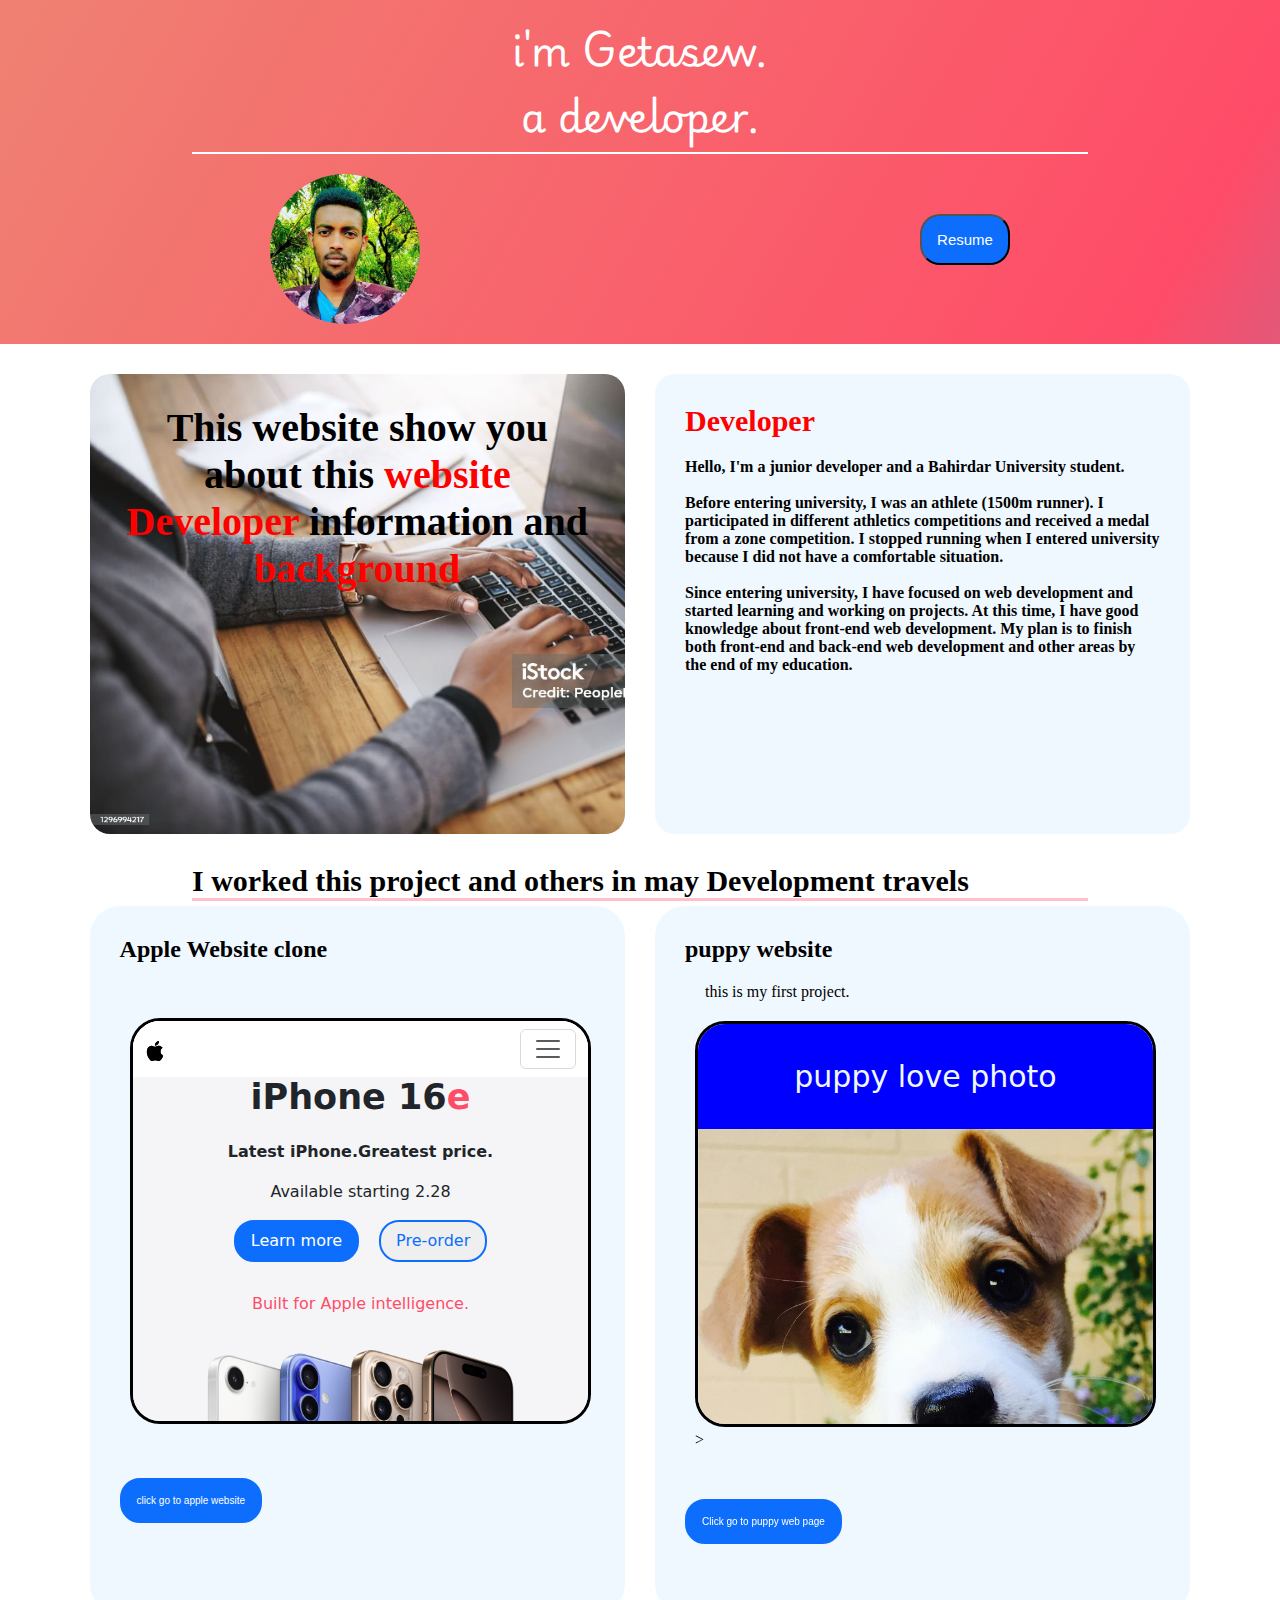
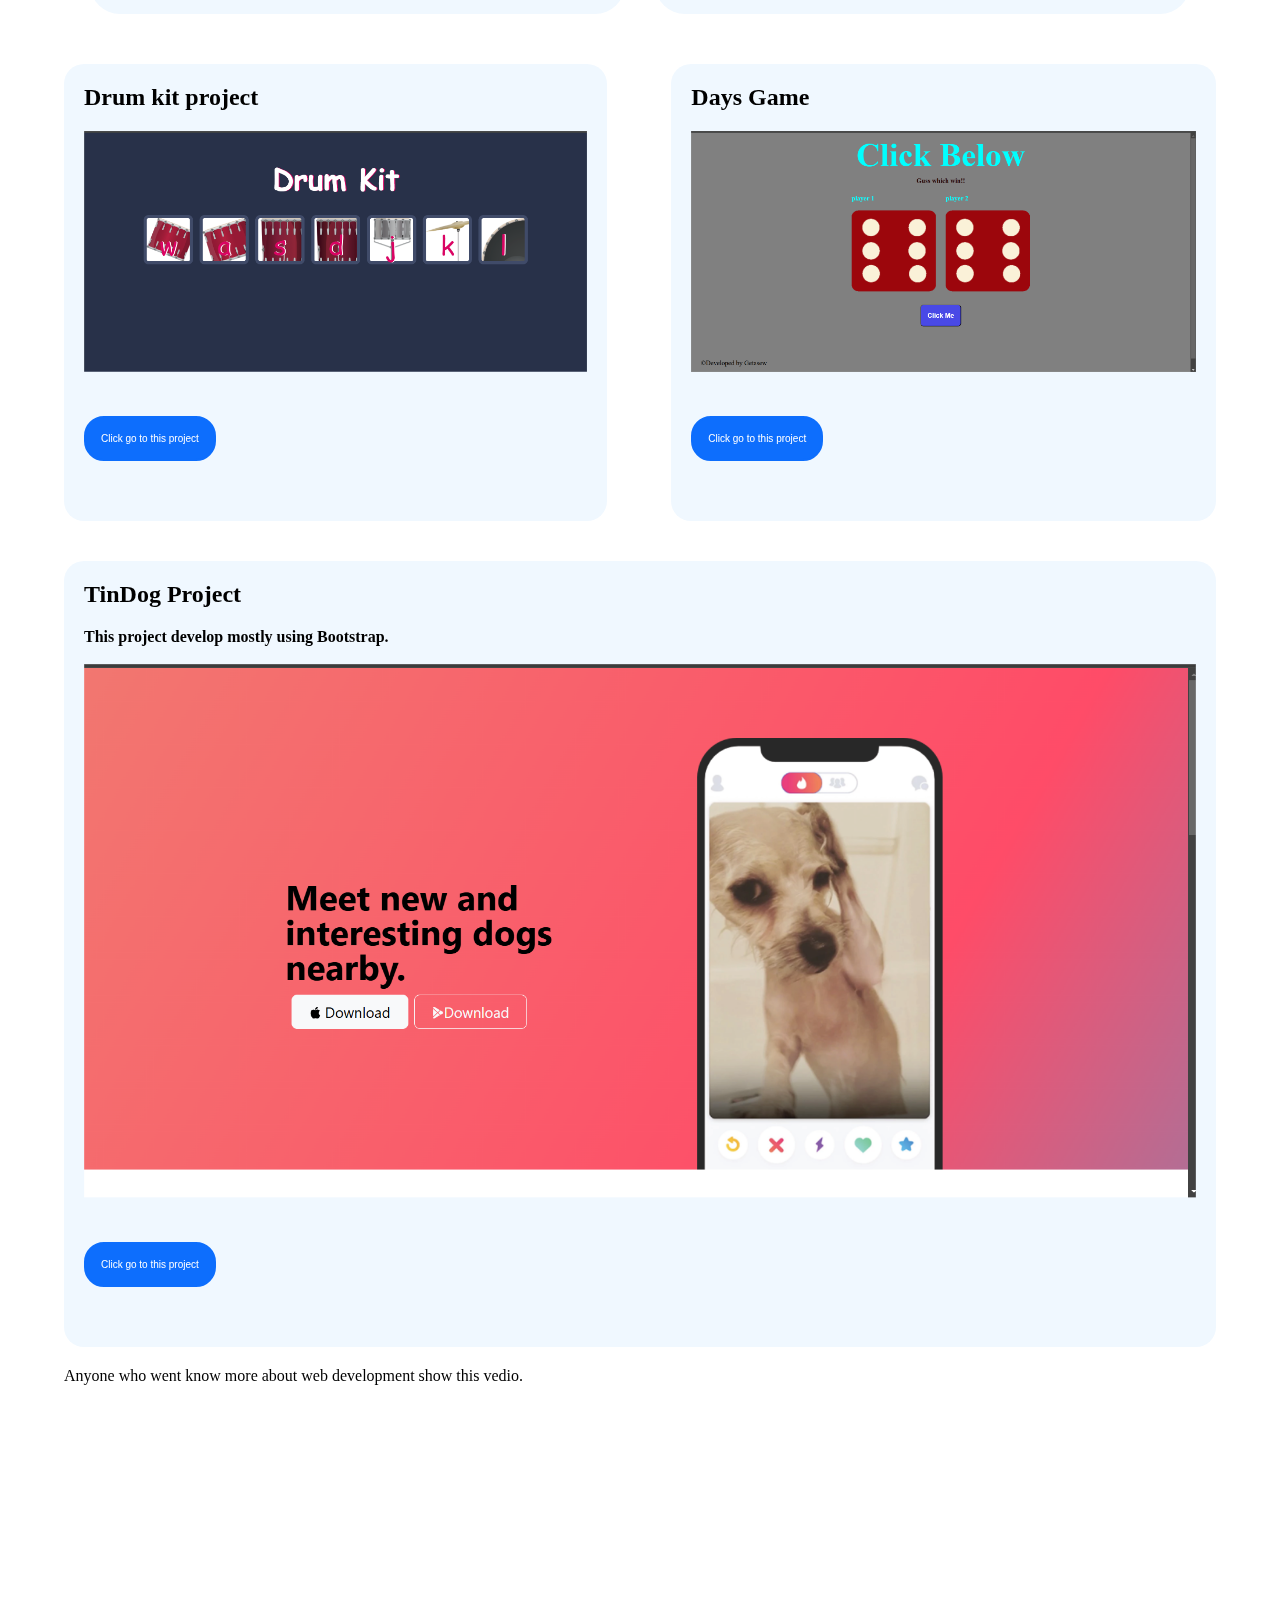
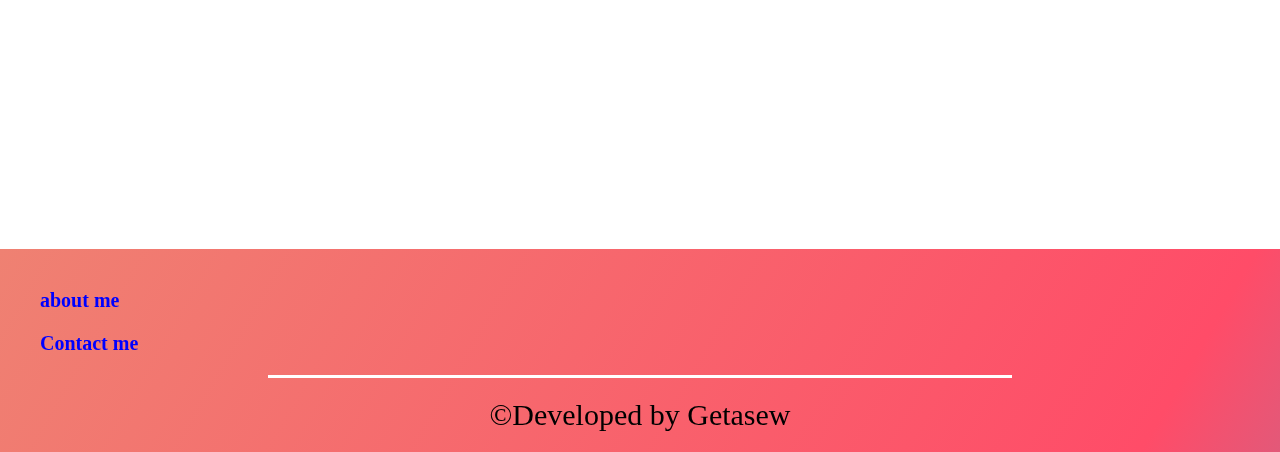
<file: index.html>
<!DOCTYPE html>
<html lang="en">
<head>
    <meta charset="UTF-8">
    <meta name="viewport" content="width=device-width, initial-scale=1.0">
    <title>personal-website</title>
    <link rel="stylesheet" href="./css/style.css">

    <link rel="preconnect" href="https://fonts.googleapis.com">
    <link rel="preconnect" href="https://fonts.gstatic.com" crossorigin>
    <link href="https://fonts.googleapis.com/css2?family=Caveat:wght@400..700&family=Dancing+Script:wght@400..700&family=Doto:wght@100..900&family=Oswald:wght@200..700&family=Playwrite+IT+Moderna:wght@100..400&display=swap" rel="stylesheet">
</head>
<body>
    <header>
        <div class="container-wrap">
            <div class="personal-website">i'm Getasew.  <br>
            a developer.</div>
            <div class="inside-wraper">
                 <div class="inside-wrapwe-logophoto"></div>
                 <div class="inside-wraper-resume "><a href="./004 4.3-HTML-Portfolio-Project/4.3 HTML Porfolio Project/index.html"><button>Resume</button> </a></div>
            </div>

        </div>

    </header>
    <section>
          <div class="hero-introduction">
              <div class="all-introduction all-main">
                 
                   <div class="intoduction-paragrap">This website show you about this <span style="color: red;">website Developer</span>  information and <span style="color: red;">background</span></div>
              </div>
              <div class="main-background  all-main">
                <div class="main-background-itroduction"  >Developer</div>
                 <div class="main-paragrap"><p>
                    Hello, I'm a junior developer and a Bahirdar University student. 
                </p>
                <br>
                <p>
                    Before entering university, I was an athlete (1500m runner). I participated in different athletics competitions and received a medal from a zone competition. I stopped running when I entered university because I did not have a comfortable situation.</p> 
                <br>
                <p>
                    Since entering university, I have focused on web development and started learning and working on projects. At this time, I have good knowledge about front-end web development. My plan is to finish both front-end and back-end web development and other areas by the end of my education. </p>
             </div>
              </div>

          </div>

    </section>
    <section>
        <div class="inter-wrap-paragraphead">I worked this project and others in may Development travels</div>
        <div class="wrap-doingWork">
            <div class="inter-wrap-doingWork">
                
                  <div class="inter-wrap-photo">
                       <h2>Apple Website clone</h2>
                       <div class="apple-website"><iframe class="appleIframe" src="./apple webpage/app/index.html" frameborder="0" height="300px" width="100%"></iframe></div>
                       
                  </div>
                  <div class="button-click"><a href="./apple webpage/app/index.html" ><button>click go to apple website</button></a></div>

            </div>
            <div class="inter-wrap-doingWork">
                <div class="inter-wrap-paragrap"></div>
                <div class="inter-wrap-photo">
                     <h2>puppy website</h2>
                     <p  class="puppy-discription">this is my first project.</p>
                     <div class="apple-website"><iframe src="./bootstrap responsive web/puppt.html" frameborder="0" height="300px" width="100%"></iframe>></iframe></div>
                </div>
                <div class="button-click"><a href="./bootstrap responsive web/puppt.html"><button>Click go to puppy web page</button></a></div>

          </div>


        </div>
    </section>

<section  class="games-container">
    <div class="drumkit-container">
        <div><h2>Drum kit project</h2></div>
        <div>
        <img src="./image/Document - Google Chrome 2_27_2025 3_07_50 PM.png" alt="drumkit" width="100%">
        </div>
        <div class="button-click">
          <a href="./Drum Kit Starting Files/Drum kit/index.html">  <button>Click go to this project</button></a>
        </div>
    </div>


    <div class="days-container ">
        <div><h2>Days Game</h2></div>
        <div><img src="./image/Document - Google Chrome 2_27_2025 3_28_00 PM.png" alt="days game photo" width="100%"></div>
        <div class="button-click">
            <a href="./Days Game/days game/index.html">  <button>Click go to this project</button></a>
          </div>
    </div>
</section>
<section>

    <div class="drumkit-container">
        <div><h2>TinDog Project</h2>
        <h4>This project develop mostly using Bootstrap. </h4><br></div>
        <div><img src="./image/Document - Google Chrome 2_27_2025 3_30_06 PM.png" alt="days game photo" width="100%"></div>
        <div class="button-click">
            <a href="./11.3 TinDog Project/index.html">  <button>Click go to this project</button></a>
          </div>
    </div>
</section>


    <section>
        <div>
           <p  class="paragrap-vedio">Anyone who went know more about web development show this vedio.</p> 
            <div  class="vedio-discription">
           <iframe width="100%"  height="315" src="https://www.youtube.com/embed/Hx1i_GBiXNA?si=H4LQwi2mSKDcBuDa" title="YouTube video player" frameborder="0" allow="accelerometer; autoplay; clipboard-write; encrypted-media; gyroscope; picture-in-picture; web-share" referrerpolicy="strict-origin-when-cross-origin" allowfullscreen></iframe>

        </div>
        </div>
    </section>
    <footer>
        <div class="footer-wrap">
            <div class="footer-link">
                <div><a href="./about me/index.html">about me</a></div>
                <div><a href="mailto:getasewtewachew910@gmail.com">Contact me</a></div>

            </div>
            <div class="developed">&copy;Developed by Getasew</div>

        </div>

    </footer>
</body>
</html>
</file>
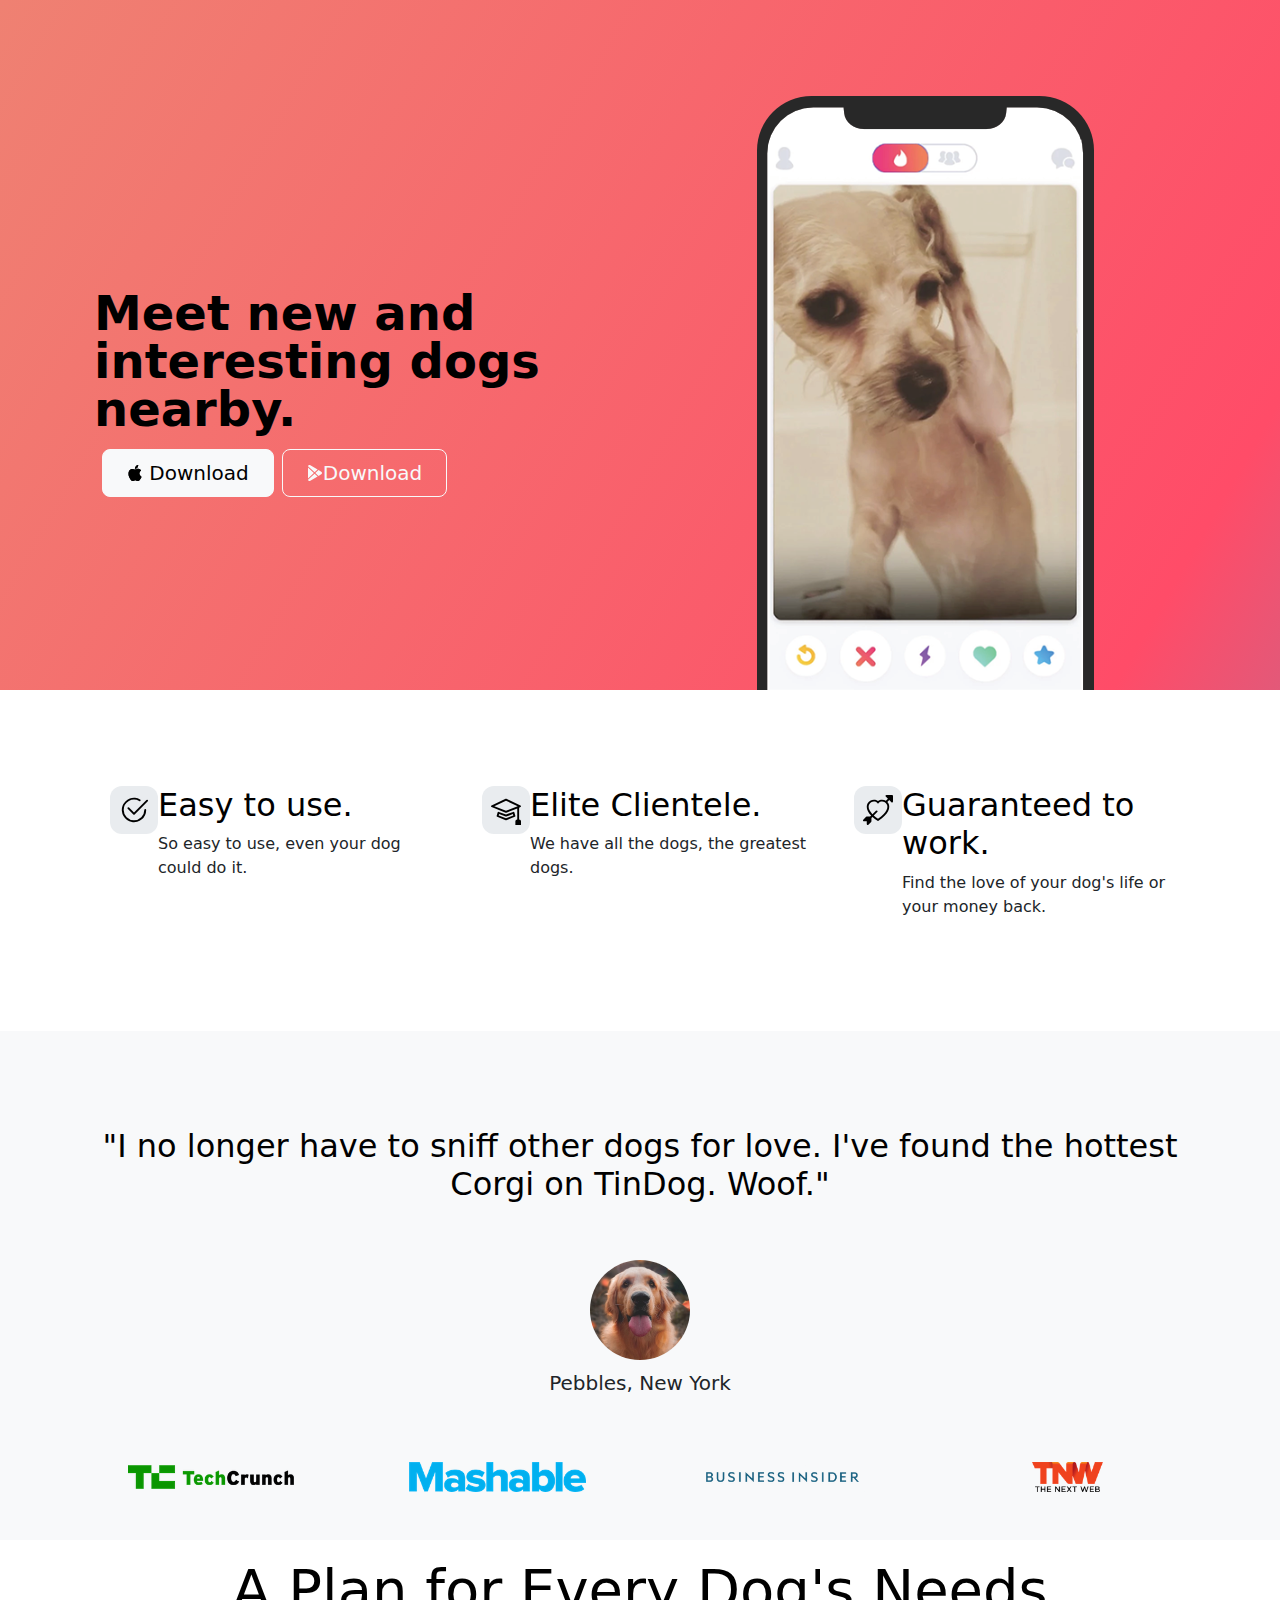
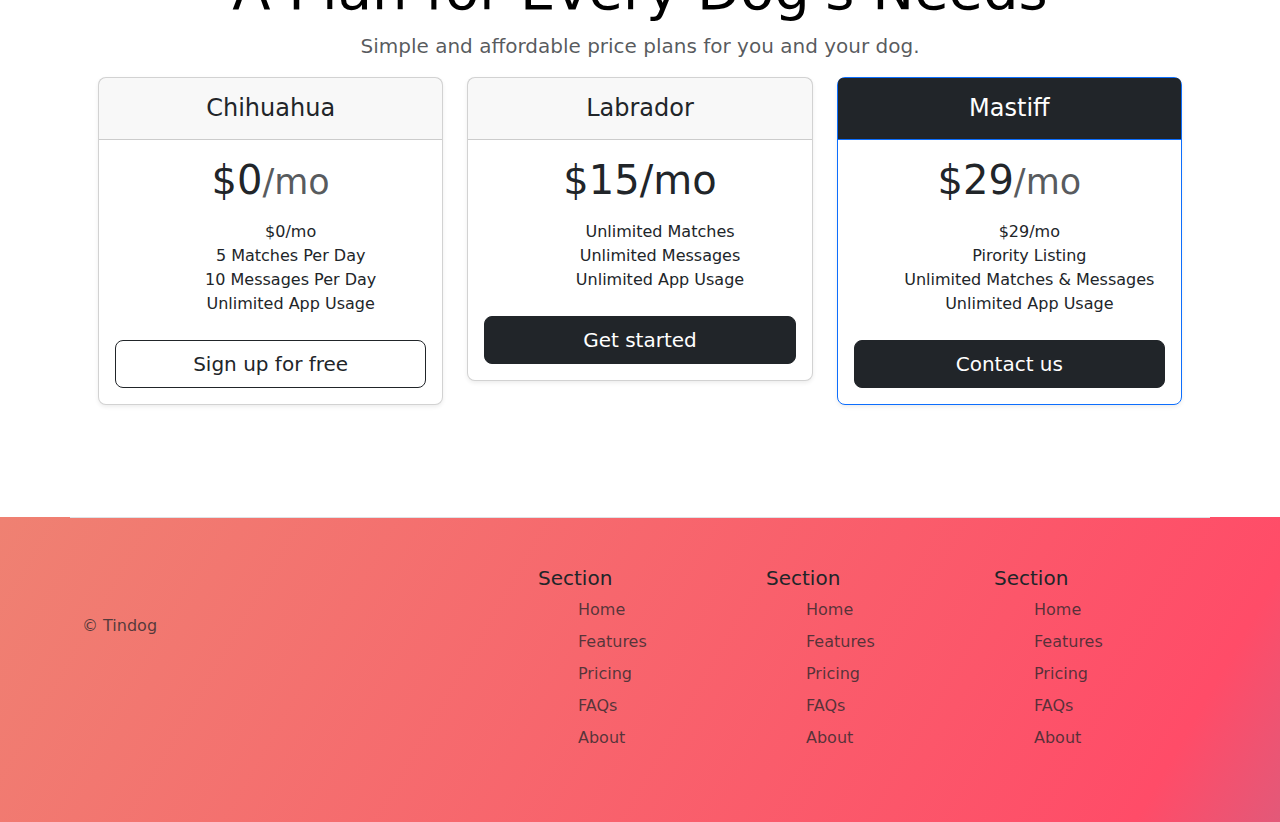
<file: 11.3 TinDog Project/index.html>
<!DOCTYPE html>
<html lang="en">

<head>
  <meta charset="UTF-8">
  <meta name="viewport" content="width=device-width, initial-scale=1.0">
  <title>TinDog</title>
  <link rel="stylesheet" href="./bootstrap.rtl.css">
  <link rel="stylesheet" href="./css/style.css">
</head>

<body>

  <!-- Title -->
  <section id="title"  class="gradient-background">
    <div class="container col-xxl-8 px-4 pt-5">
      <div class="row flex-lg-row-reverse align-items-center g-5 pt-5">
        <div class="col-10 col-sm-8 col-lg-6">
          <img src="./images/iphone.png" class="d-block mx-lg-auto img-fluid" alt="iphone image"  height="300" loading="lazy">
        </div>
        <div class="col-lg-6">
          <h1 class="display-5 fw-bold text-body-emphasis lh-1 mb-3">
            Meet new and interesting dogs nearby.</h1>
        
          <div class="d-grid gap-2 d-md-flex justify-content-md-start">
            <button type="button" class="btn btn-light btn-lg px-4 me-md-2"><svg xmlns="http://www.w3.org/2000/svg" width="16" height="16" fill="currentColor"
              class="bi bi-apple mb-1" viewBox="0 0 16 16">
<path
                d="M11.182.008C11.148-.03 9.923.023 8.857 1.18c-1.066 1.156-.902 2.482-.878 2.516.024.034 1.52.087 2.475-1.258.955-1.345.762-2.391.728-2.43Zm3.314 11.733c-.048-.096-2.325-1.234-2.113-3.422.212-2.189 1.675-2.789 1.698-2.854.023-.065-.597-.79-1.254-1.157a3.692 3.692 0 0 0-1.563-.434c-.108-.003-.483-.095-1.254.116-.508.139-1.653.589-1.968.607-.316.018-1.256-.522-2.267-.665-.647-.125-1.333.131-1.824.328-.49.196-1.422.754-2.074 2.237-.652 1.482-.311 3.83-.067 4.56.244.729.625 1.924 1.273 2.796.576.984 1.34 1.667 1.659 1.899.319.232 1.219.386 1.843.067.502-.308 1.408-.485 1.766-.472.357.013 1.061.154 1.782.539.571.197 1.111.115 1.652-.105.541-.221 1.324-1.059 2.238-2.758.347-.79.505-1.217.473-1.282Z" />
<path
                d="M11.182.008C11.148-.03 9.923.023 8.857 1.18c-1.066 1.156-.902 2.482-.878 2.516.024.034 1.52.087 2.475-1.258.955-1.345.762-2.391.728-2.43Zm3.314 11.733c-.048-.096-2.325-1.234-2.113-3.422.212-2.189 1.675-2.789 1.698-2.854.023-.065-.597-.79-1.254-1.157a3.692 3.692 0 0 0-1.563-.434c-.108-.003-.483-.095-1.254.116-.508.139-1.653.589-1.968.607-.316.018-1.256-.522-2.267-.665-.647-.125-1.333.131-1.824.328-.49.196-1.422.754-2.074 2.237-.652 1.482-.311 3.83-.067 4.56.244.729.625 1.924 1.273 2.796.576.984 1.34 1.667 1.659 1.899.319.232 1.219.386 1.843.067.502-.308 1.408-.485 1.766-.472.357.013 1.061.154 1.782.539.571.197 1.111.115 1.652-.105.541-.221 1.324-1.059 2.238-2.758.347-.79.505-1.217.473-1.282Z" />
</svg>
              
              Download</button>
            <button type="button" class="btn btn-outline-light btn-lg px-4"><svg xmlns="http://www.w3.org/2000/svg" width="16" height="16" fill="currentColor"
              class="bi bi-google-play mb-1" viewBox="0 0 16 16">
<path
                d="M14.222 9.374c1.037-.61 1.037-2.137 0-2.748L11.528 5.04 8.32 8l3.207 2.96 2.694-1.586Zm-3.595 2.116L7.583 8.68 1.03 14.73c.201 1.029 1.36 1.61 2.303 1.055l7.294-4.295ZM1 13.396V2.603L6.846 8 1 13.396ZM1.03 1.27l6.553 6.05 3.044-2.81L3.333.215C2.39-.341 1.231.24 1.03 1.27Z" />
</svg>Download</button>
          </div>
        </div>
      </div>
    </div>
  </section>
  <!-- Features -->
  <section id="features">
    <div class="container px-4 py-5" id="hanging-icons">
      
      <div class="row g-4 py-5 row-cols-1 row-cols-lg-3">
        <div class="col d-flex align-items-start">
          <div class="icon-square text-body-emphasis bg-body-secondary d-inline-flex align-items-center justify-content-center fs-4 flex-shrink-0 me-3">
            <svg xmlns="http://www.w3.org/2000/svg" height="30" fill="currentColor" class="bi bi-check2-circle"
            viewBox="0 0 16 16">
<path
              d="M2.5 8a5.5 5.5 0 0 1 8.25-4.764.5.5 0 0 0 .5-.866A6.5 6.5 0 1 0 14.5 8a.5.5 0 0 0-1 0 5.5 5.5 0 1 1-11 0z" />
<path
              d="M15.354 3.354a.5.5 0 0 0-.708-.708L8 9.293 5.354 6.646a.5.5 0 1 0-.708.708l3 3a.5.5 0 0 0 .708 0l7-7z" />
</svg>
          </div>
          <div>
            <h3 class="fs-2 text-body-emphasis">Easy to use.</h3>
            <p>So easy to use, even your dog could do it.</p>
          
          </div>
        </div>
        <div class="col d-flex align-items-start">
          <div class="icon-square text-body-emphasis bg-body-secondary d-inline-flex align-items-center justify-content-center fs-4 flex-shrink-0 me-3">
            <svg xmlns="http://www.w3.org/2000/svg" height="30" fill="currentColor" class="bi bi-mortarboard" viewBox="0 0 16 16">
              <path d="M8.211 2.047a.5.5 0 0 0-.422 0l-7.5 3.5a.5.5 0 0 0 .025.917l7.5 3a.5.5 0 0 0 .372 0L14 7.14V13a1 1 0 0 0-1 1v2h3v-2a1 1 0 0 0-1-1V6.739l.686-.275a.5.5 0 0 0 .025-.917l-7.5-3.5ZM8 8.46 1.758 5.965 8 3.052l6.242 2.913L8 8.46Z"/>
              <path d="M4.176 9.032a.5.5 0 0 0-.656.327l-.5 1.7a.5.5 0 0 0 .294.605l4.5 1.8a.5.5 0 0 0 .372 0l4.5-1.8a.5.5 0 0 0 .294-.605l-.5-1.7a.5.5 0 0 0-.656-.327L8 10.466 4.176 9.032Zm-.068 1.873.22-.748 3.496 1.311a.5.5 0 0 0 .352 0l3.496-1.311.22.748L8 12.46l-3.892-1.556Z"/>
              </svg>
          </div>
          <div>
            <h3 class="fs-2 text-body-emphasis">
              Elite Clientele.</h3>
            <p>We have all the dogs, the greatest dogs.</p>
            
          </div>
        </div>
        <div class="col d-flex align-items-start">
          <div class="icon-square text-body-emphasis bg-body-secondary d-inline-flex align-items-center justify-content-center fs-4 flex-shrink-0 me-3">
            <svg xmlns="http://www.w3.org/2000/svg" height="30" fill="currentColor" class="bi bi-arrow-through-heart"
            viewBox="0 0 16 16">
<path fill-rule="evenodd"
              d="M2.854 15.854A.5.5 0 0 1 2 15.5V14H.5a.5.5 0 0 1-.354-.854l1.5-1.5A.5.5 0 0 1 2 11.5h1.793l.53-.53c-.771-.802-1.328-1.58-1.704-2.32-.798-1.575-.775-2.996-.213-4.092C3.426 2.565 6.18 1.809 8 3.233c1.25-.98 2.944-.928 4.212-.152L13.292 2 12.147.854A.5.5 0 0 1 12.5 0h3a.5.5 0 0 1 .5.5v3a.5.5 0 0 1-.854.354L14 2.707l-1.006 1.006c.236.248.44.531.6.845.562 1.096.585 2.517-.213 4.092-.793 1.563-2.395 3.288-5.105 5.08L8 13.912l-.276-.182a21.86 21.86 0 0 1-2.685-2.062l-.539.54V14a.5.5 0 0 1-.146.354l-1.5 1.5Zm2.893-4.894A20.419 20.419 0 0 0 8 12.71c2.456-1.666 3.827-3.207 4.489-4.512.679-1.34.607-2.42.215-3.185-.817-1.595-3.087-2.054-4.346-.761L8 4.62l-.358-.368c-1.259-1.293-3.53-.834-4.346.761-.392.766-.464 1.845.215 3.185.323.636.815 1.33 1.519 2.065l1.866-1.867a.5.5 0 1 1 .708.708L5.747 10.96Z" />
</svg>
          </div>
          <div>
            <h3 class="fs-2 text-body-emphasis">Guaranteed to work.</h3>
            <p>Find the love of your dog's life or your money back.</p>
           
          </div>
        </div>
      </div>
    </div>
  </section>
  <!-- Testimonial -->
  <section id="testimonial">
    <div class="p-5 text-center bg-body-tertiary">
      <div class="container py-5">
        <h2 class="text-body-emphasis">"I no longer have to sniff other dogs for love. I've found the hottest Corgi on
          TinDog. Woof."</h2>
        <img class="profile-img mt-5" src="./images/dog-img.jpg" alt="dog image">
        <p class="col-lg-8 mx-auto lead mt-2">
          Pebbles, New York
        </p>
      </div>

      <div class="container">
        <div class="row">
          <div class="col-lg-3 col-sm-12">
            <img src="./images/techcrunch.png" alt="techcrunch" height="30">
          </div>
          <div class="col-lg-3 col-sm-12">
            <img src="./images/mashable.png" alt="mashable" height="30">
          </div>
          <div class="col-lg-3 col-sm-12">
            <img src="./images/bizinsider.png" alt="bizinsider" height="30">
          </div>
          <div class="col-lg-3 col-sm-12">
            <img src="./images/tnw.png" alt="tnw" height="30">
          </div>
        </div>
      </div>
    </div>
  </section>
  <!-- Pricing -->
  <section id="pricing">
  <div class="container">
    <div class="pricing-header p-3 pb-md-4 mx-auto text-center">
      <h1 class="display-4 fw-normal text-body-emphasis">
        A Plan for Every Dog's Needs</h1>
      <p class="fs-5 text-body-secondary">Simple and affordable price plans for you and your dog.</p>

      <div class="row row-cols-1 row-cols-md-3 mb-3 text-center">
        <div class="col">
          <div class="card mb-4 rounded-3 shadow-sm">
            <div class="card-header py-3">
              <h4 class="my-0 fw-normal">Chihuahua</h4>
            </div>
            <div class="card-body">
              <h1 class="card-title pricing-card-title">$0<small class="text-body-secondary fw-light">/mo</small></h1>
              <ul class="list-unstyled mt-3 mb-4">
                <li>$0/mo</li>
                <li>5 Matches Per Day</li>
                <li>10 Messages Per Day</li>
                <li>Unlimited App Usage</li>
              </ul>
              <button type="button" class="w-100 btn btn-lg btn-outline-dark">Sign up for free</button>
            </div>
          </div>
        </div>
        <div class="col">
          <div class="card mb-4 rounded-3 shadow-sm">
            <div class="card-header py-3">
              <h4 class="my-0 fw-normal">Labrador</h4>
            </div>
            <div class="card-body">
              <h1 class="card-title pricing-card-title">$15/mo</h1>
              <ul class="list-unstyled mt-3 mb-4">
                <li>Unlimited Matches</li>
                <li>Unlimited Messages</li>
                <li>Unlimited App Usage</li>
              
              </ul>
              <button type="button" class="w-100 btn btn-lg btn-dark">Get started</button>
            </div>
          </div>
        </div>
        <div class="col">
          <div class="card mb-4 rounded-3 shadow-sm border-primary">
            <div class="card-header py-3 text-bg-dark border-primary">
              <h4 class="my-0 fw-normal">
                Mastiff</h4>
            </div>
            <div class="card-body">
              <h1 class="card-title pricing-card-title">$29<small class="text-body-secondary fw-light">/mo</small></h1>
              <ul class="list-unstyled mt-3 mb-4">
                <li>$29/mo</li>
                <li>Pirority Listing</li>
                <li>Unlimited Matches & Messages</li>
                <li>Unlimited App Usage</li>
              </ul>
              <button type="button" class="w-100 btn btn-lg btn-dark">Contact us</button>
            </div>
          </div>
        </div>
      </div>
    </div>
  </div>
  </section>
  <!-- Footer -->
  <section id="footer">

    <div class="gradient-background">
    <div class="container">
      <footer class="row row-cols-1 row-cols-sm-2 row-cols-md-5 py-5 mt-5 border-top">
        <div class="col mb-3">
          <a href="/" class="d-flex align-items-center mb-3 link-body-emphasis text-decoration-none">
            <svg class="bi me-2" width="40" height="32"><use xlink:href="#bootstrap"></use></svg>
          </a>
          <p class="text-body-secondary">© Tindog</p>
        </div>
    
        <div class="col mb-3">
    
        </div>
    
        <div class="col mb-3">
          <h5>Section</h5>
          <ul class="nav flex-column">
            <li class="nav-item mb-2"><a href="#" class="nav-link p-0 text-body-secondary">Home</a></li>
            <li class="nav-item mb-2"><a href="#" class="nav-link p-0 text-body-secondary">Features</a></li>
            <li class="nav-item mb-2"><a href="#" class="nav-link p-0 text-body-secondary">Pricing</a></li>
            <li class="nav-item mb-2"><a href="#" class="nav-link p-0 text-body-secondary">FAQs</a></li>
            <li class="nav-item mb-2"><a href="#" class="nav-link p-0 text-body-secondary">About</a></li>
          </ul>
        </div>
    
        <div class="col mb-3">
          <h5>Section</h5>
          <ul class="nav flex-column">
            <li class="nav-item mb-2"><a href="#" class="nav-link p-0 text-body-secondary">Home</a></li>
            <li class="nav-item mb-2"><a href="#" class="nav-link p-0 text-body-secondary">Features</a></li>
            <li class="nav-item mb-2"><a href="#" class="nav-link p-0 text-body-secondary">Pricing</a></li>
            <li class="nav-item mb-2"><a href="#" class="nav-link p-0 text-body-secondary">FAQs</a></li>
            <li class="nav-item mb-2"><a href="#" class="nav-link p-0 text-body-secondary">About</a></li>
          </ul>
        </div>
    
        <div class="col mb-3">
          <h5>Section</h5>
          <ul class="nav flex-column">
            <li class="nav-item mb-2"><a href="#" class="nav-link p-0 text-body-secondary">Home</a></li>
            <li class="nav-item mb-2"><a href="#" class="nav-link p-0 text-body-secondary">Features</a></li>
            <li class="nav-item mb-2"><a href="#" class="nav-link p-0 text-body-secondary">Pricing</a></li>
            <li class="nav-item mb-2"><a href="#" class="nav-link p-0 text-body-secondary">FAQs</a></li>
            <li class="nav-item mb-2"><a href="#" class="nav-link p-0 text-body-secondary">About</a></li>
          </ul>
        </div>
      </footer>
    </div>

  </div>
  </section>
</body>

</html>
</file>
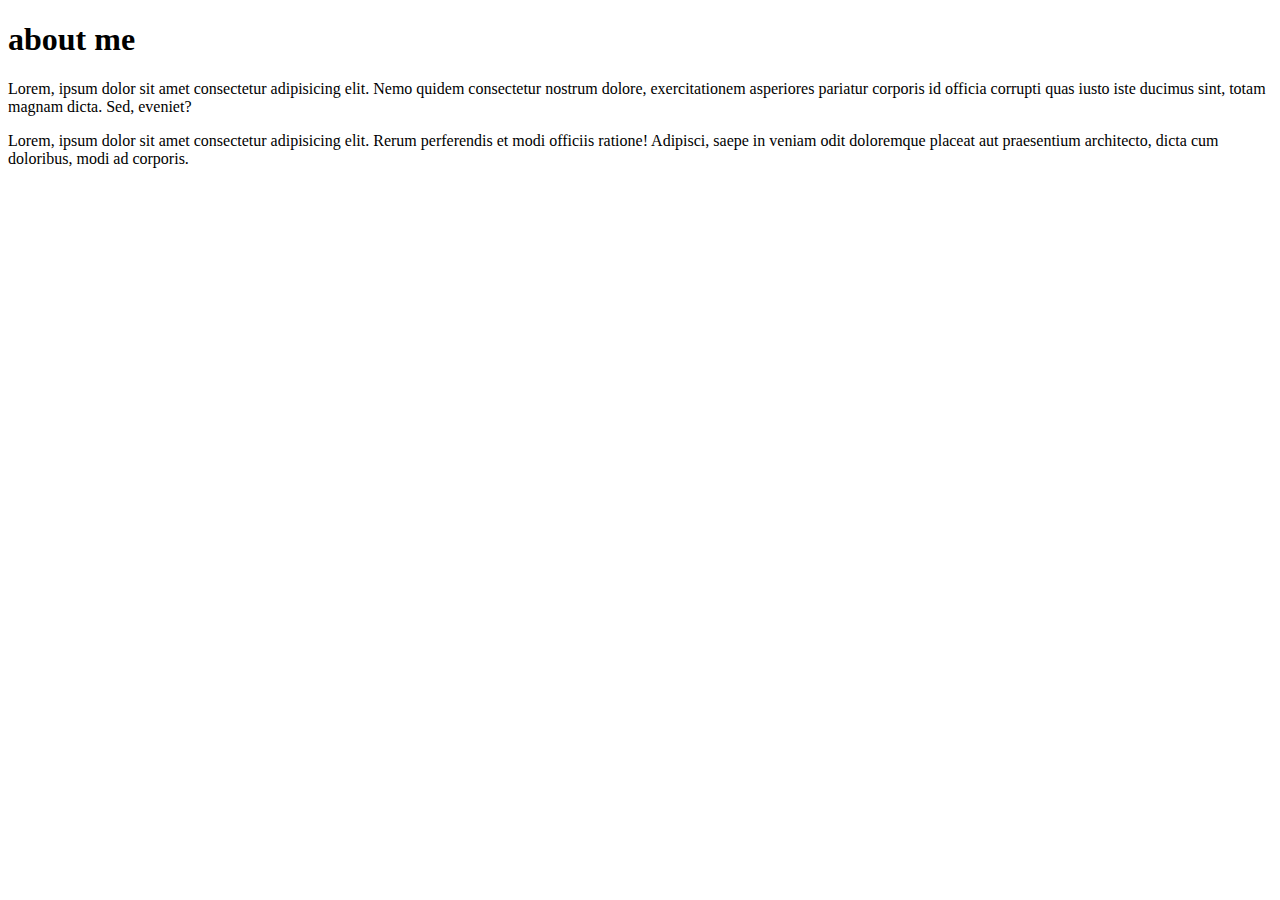
<file: about me/index.html>
<!DOCTYPE html>
<html lang="en">
<head>
    <meta charset="UTF-8">
    <meta name="viewport" content="width=device-width, initial-scale=1.0">
    <title>about me</title>
</head>
<body>
    <h1>about me</h1>
    <p>Lorem, ipsum dolor sit amet consectetur adipisicing elit. Nemo quidem consectetur nostrum dolore, exercitationem asperiores pariatur corporis id officia corrupti quas iusto iste ducimus sint, totam magnam dicta. Sed, eveniet?</p>
    <p>Lorem, ipsum dolor sit amet consectetur adipisicing elit. Rerum perferendis et modi officiis ratione! Adipisci, saepe in veniam odit doloremque placeat aut praesentium architecto, dicta cum doloribus, modi ad corporis.</p>
</body>
</html>
</file>
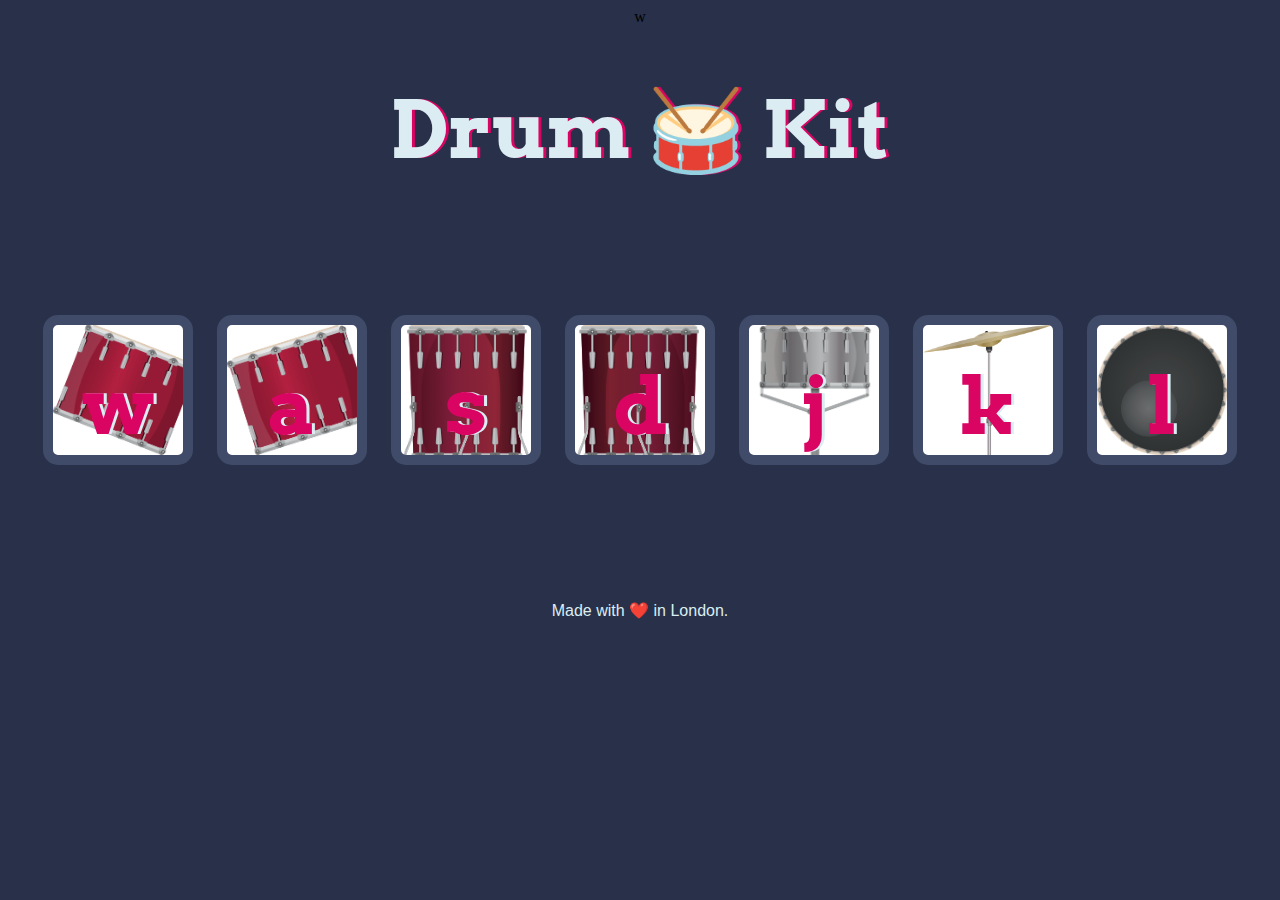
<file: Drum Kit Starting Files/index.html>
<!DOCTYPE html>
<html lang="en" dir="ltr">

<head>
  <meta charset="utf-8">
  <title>Drum Kit</title>
  <link rel="stylesheet" href="styles.css">
  <link href="https://fonts.googleapis.com/css?family=Arvo" rel="stylesheet">      w
</head>

<body>

  <h1 id="title">Drum 🥁 Kit</h1>
  <div class="set">
    <button  class="w drum">w</button>
    <button class="a drum">a</button>
    <button class="s drum">s</button>
    <button class="d drum">d</button>
    <button class="j drum">j</button>
    <button class="k drum">k</button>
    <button class="l drum">l</button>
  </div>


  <footer>
    Made with ❤️ in London.
  </footer>
  <script src="./index.js"></script>
</body>

</html>
</file>
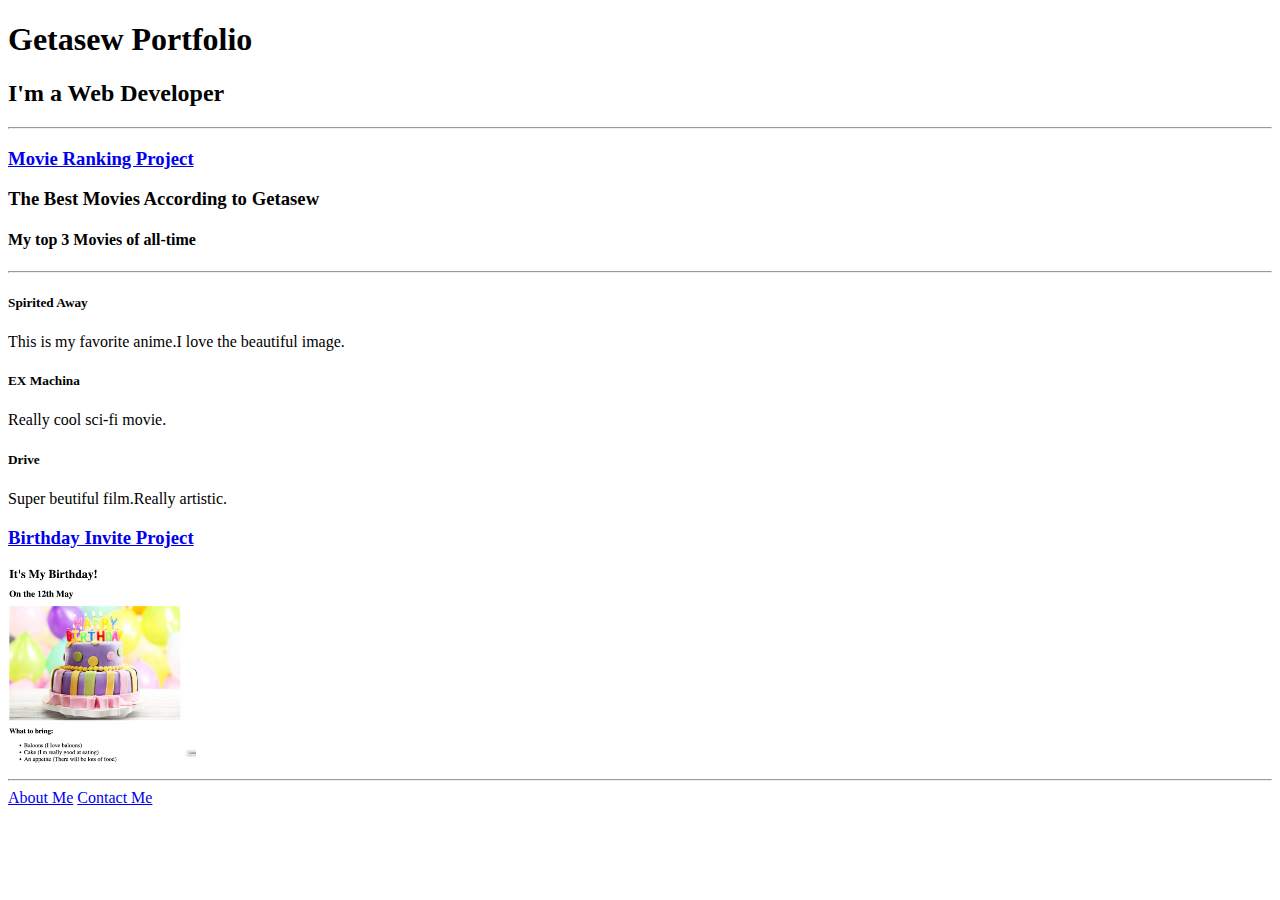
<file: 004 4.3-HTML-Portfolio-Project/4.3 HTML Porfolio Project/index.html>
<!DOCTYPE html>
<html lang="en">

<head>
  <meta charset="UTF-8">
  <title>Getasew Portfolio</title>
</head>

<body>
  <h1>Getasew Portfolio</h1>
  <h2>I'm a Web Developer</h2>
  <hr />
  <h3><a href="./public/movie-ranking.html">Movie Ranking Project</a></h3>
  <h3>The Best Movies According to Getasew</h3>
  <h4>My top 3 Movies of all-time</h4>
  <hr>
  <h5>Spirited Away</h5>
  <p>This is my favorite anime.I love the beautiful image.</p>
  <h5>EX Machina</h5>
  <p>Really cool sci-fi movie.</p>
  <h5>Drive</h5>
  <p>Super beutiful film.Really artistic.</p>
  
  <h3><a href="./public/birthday-invite.html">Birthday Invite Project</a></h3>
  <img src="./assets/images/birthday-invite.png" height="200" alt="birthday invite project preview"/>
  <hr />
  <a href="./public/about.html">About Me</a>
  <a href="mailto:getasewtewachew910@gmail.com">Contact Me</a>
</body>

</html>
</file>
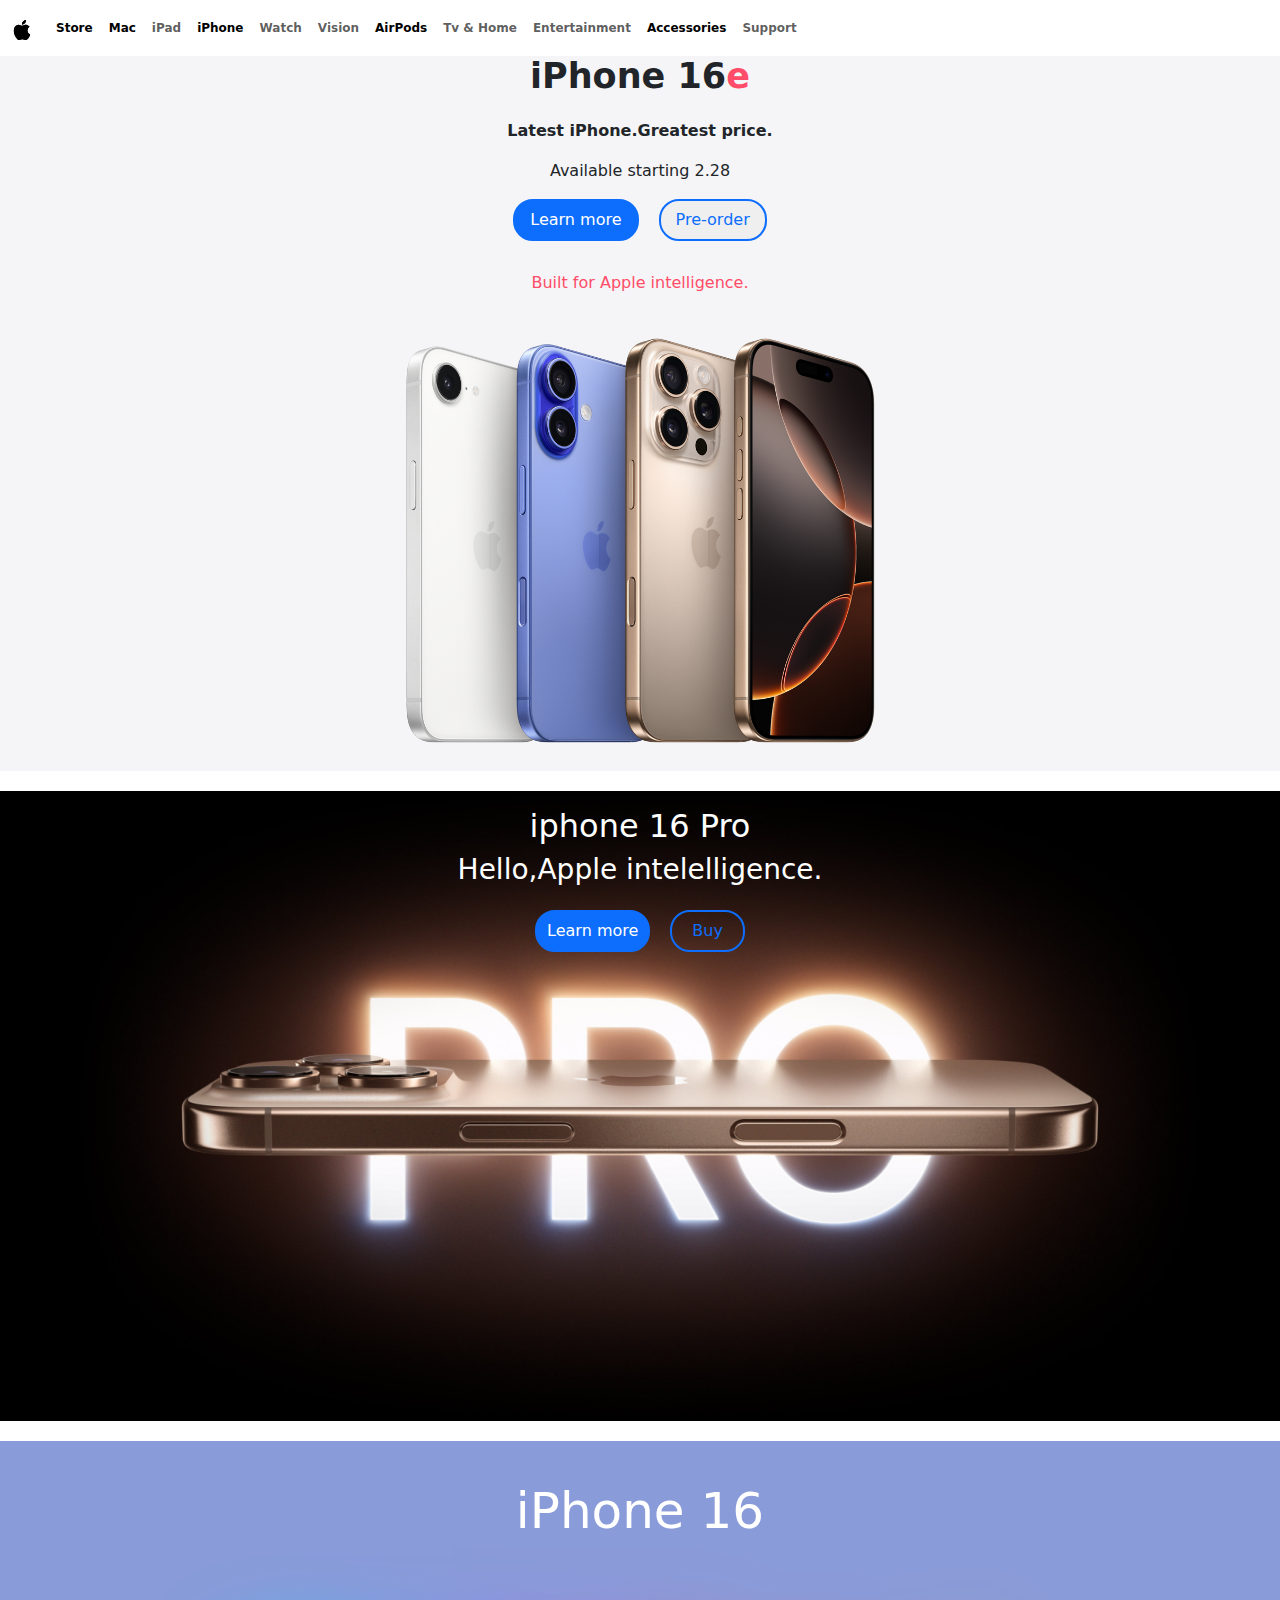
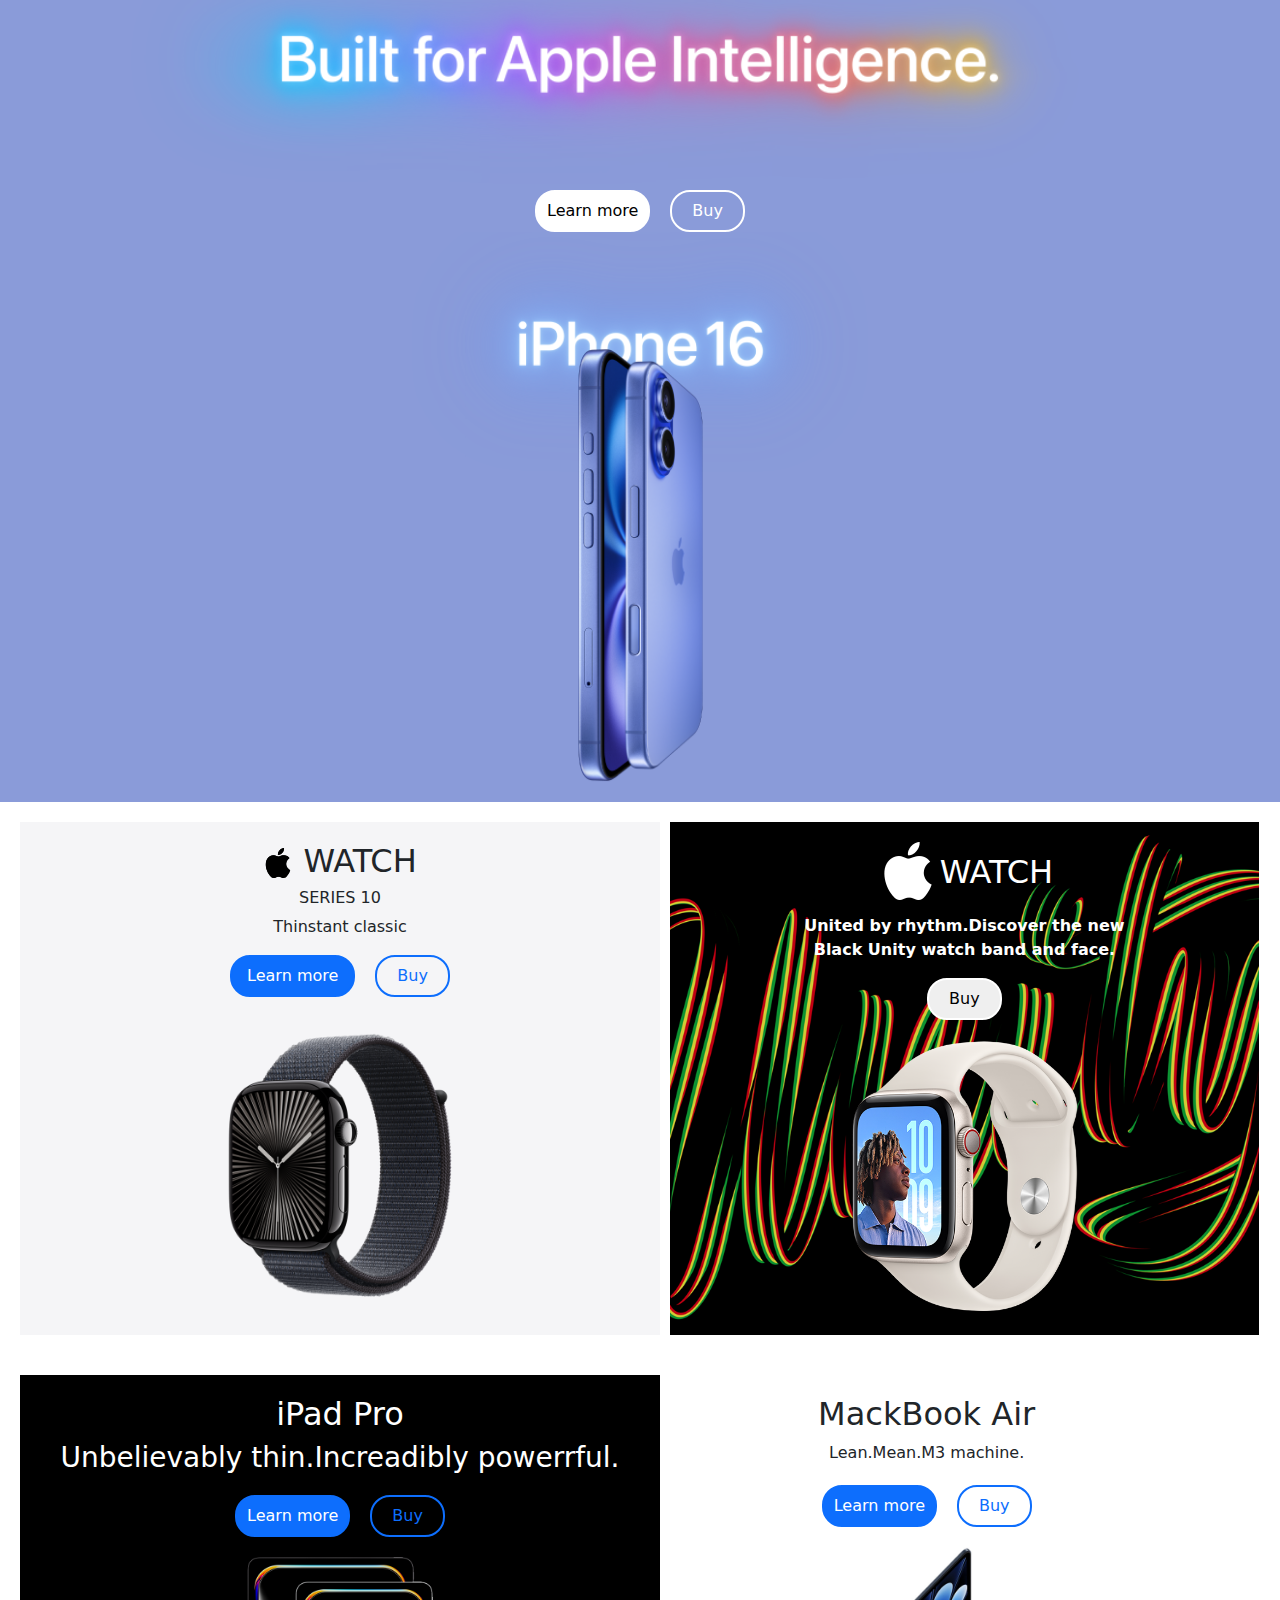
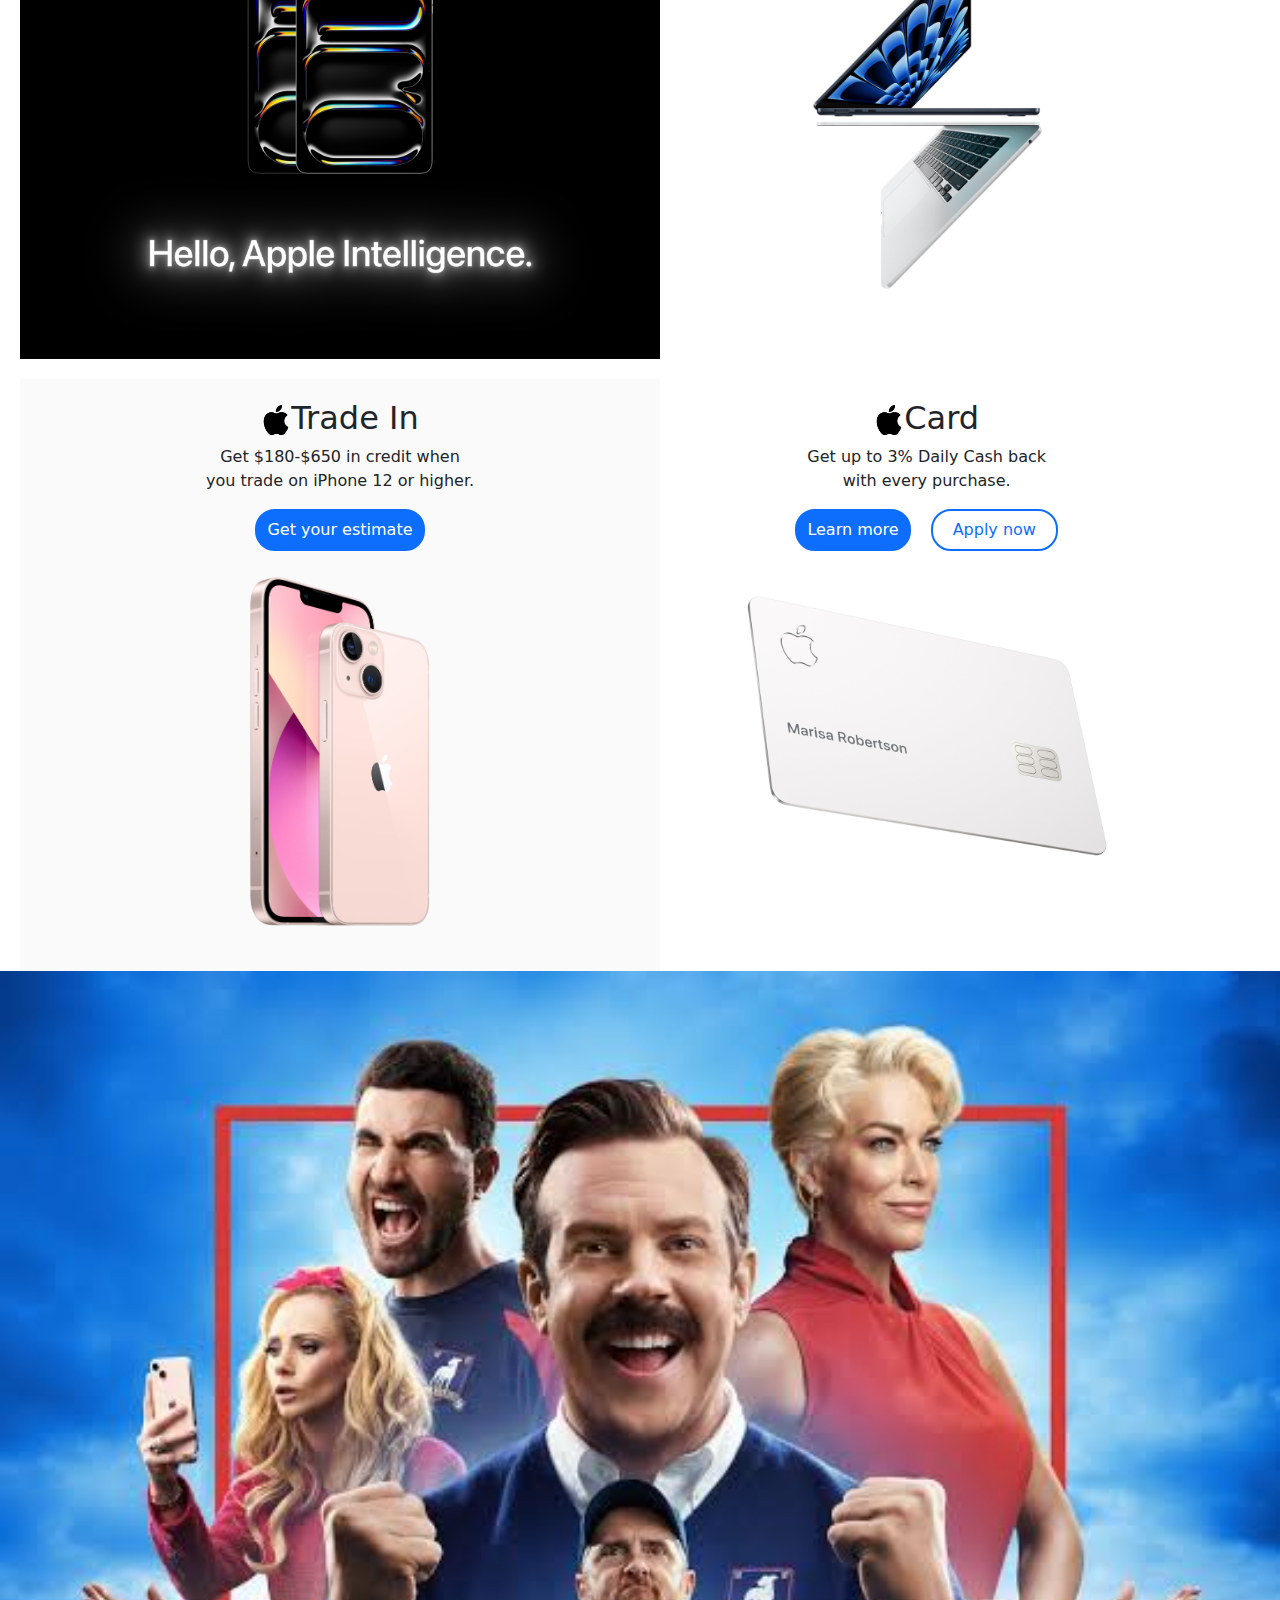
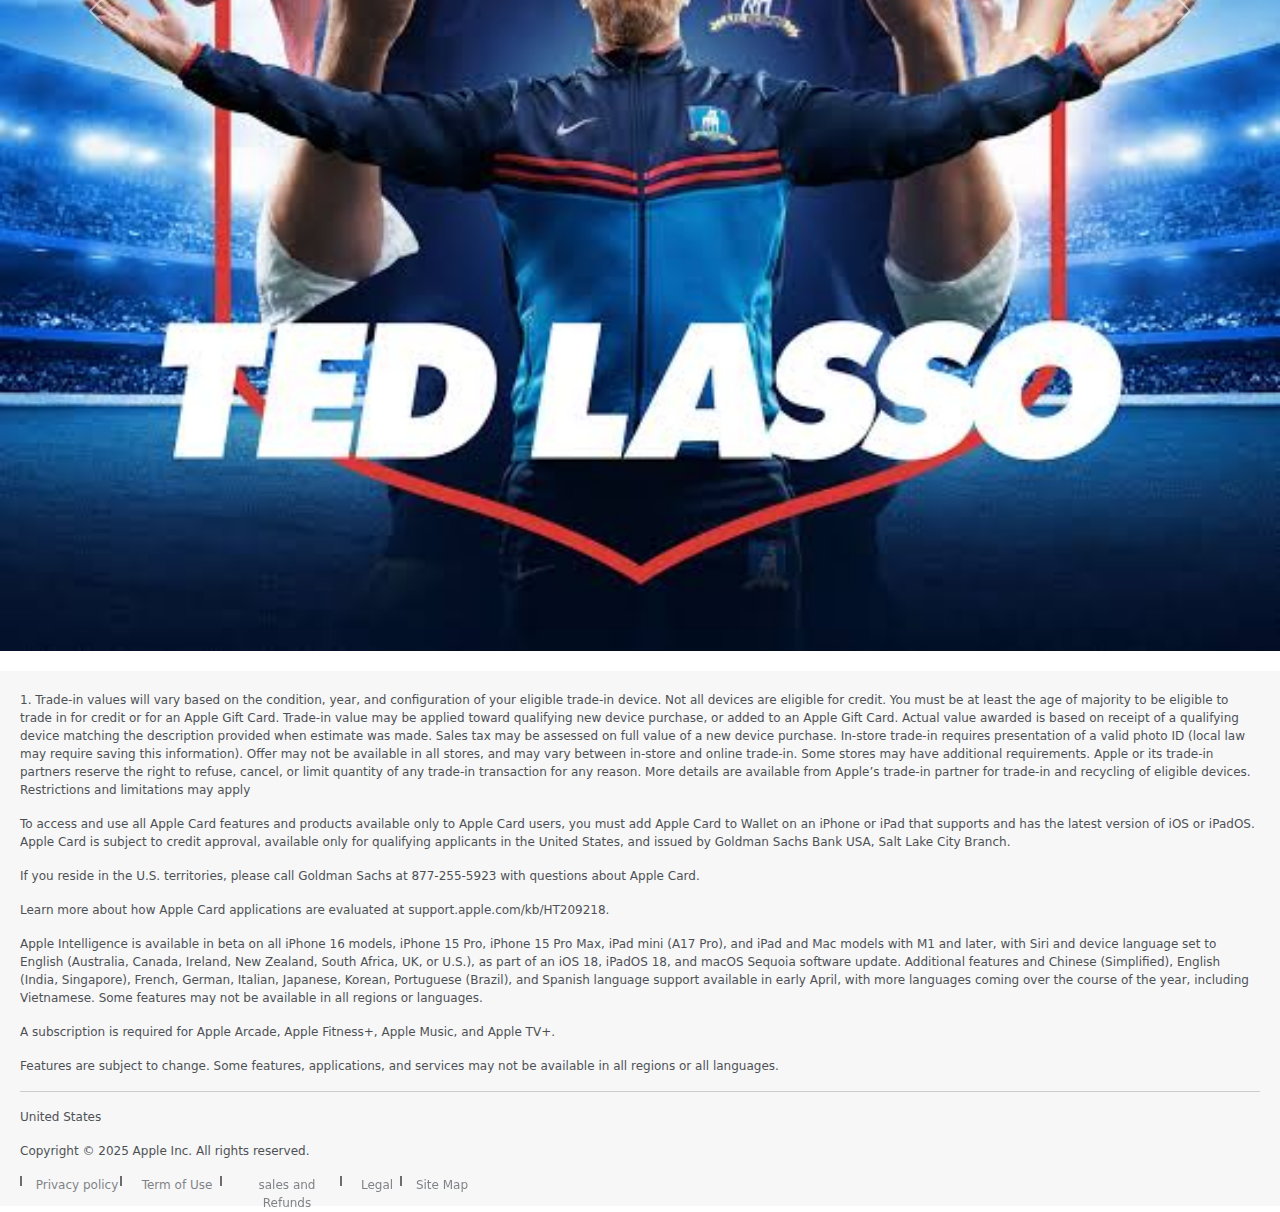
<file: apple webpage/app/index.html>
<!DOCTYPE html>
<html lang="en">
  <head>
    <meta charset="UTF-8" />
    <meta name="viewport" content="width=device-width, initial-scale=1.0" />
    <title>Apple.com</title>
    <link rel="stylesheet" href="./bootstrap.css" />
    <link rel="stylesheet" href="./style.css" />
  </head>
  <body>
    <header  class="heade">
      <div class="container-fluid container-header">
        <div class="navbar-container">
          <nav class="navbar navbar-expand-lg bg-body-tertiary nav-backgraound">
            <div class="container-fluid">
              <a class="navbar-brand" href="#"
                ><img src="./icon/apple.svg" alt="apple logo" height="20"
              /></a>

              <button
                class="navbar-toggler"
                type="button"
                data-bs-toggle="collapse"
                data-bs-target="#navbarText"
                aria-controls="navbarText"
                aria-expanded="false"
                aria-label="Toggle navigation"
              >
                <span class="navbar-toggler-icon"></span>
              </button>

              <div class="collapse navbar-collapse" id="navbarText">
                <ul class="navbar-nav me-auto mb-2 mb-lg-0">
                  <li class="nav-item">
                    <a
                      class="nav-link active"
                      aria-current="page"
                      href="https:/apple.com"
                      >Store</a
                    >
                  </li>
                  <li class="nav-item">
                    <a class="nav-link active" href="https:/apple.com">Mac</a>
                  </li>
                  <li class="nav-item">
                    <a class="nav-link" href="#">iPad</a>
                  </li>

                  <li class="nav-item">
                    <a class="nav-link active" aria-current="page" href="#"
                      >iPhone</a
                    >
                  </li>
                  <li class="nav-item">
                    <a class="nav-link" href="#">Watch</a>
                  </li>
                  <li class="nav-item">
                    <a class="nav-link" href="#">Vision</a>
                  </li>

                  <li class="nav-item">
                    <a class="nav-link active" aria-current="page" href="#"
                      >AirPods</a
                    >
                  </li>
                  <li class="nav-item">
                    <a class="nav-link" href="#">Tv & Home</a>
                  </li>
                  <li class="nav-item">
                    <a class="nav-link" href="#">Entertainment</a>
                  </li>

                  <li class="nav-item">
                    <a class="nav-link active" aria-current="page" href="#"
                      >Accessories</a
                    >
                  </li>
                  <li class="nav-item">
                    <a class="nav-link" href="#">Support</a>
                  </li>
                </ul>
              </div>
            </div>
          </nav>
        </div>
      </div>
    </header>

    <section class="container-fluid container-iphone16">
      <div>
        <p class="iPhone-16">iPhone 16<span class="highligt">e</span></p>
        <p class="iPhone-16-discription">Latest iPhone.Greatest price.</p>
        <p>Available starting 2.28</p>
      </div>
      <div class="button-container">
        <div>
          <button class="iphonebutton">Learn more</button>
        </div>
        <div><button class="iphonebutton2">Pre-order</button></div>
      </div>
      <div class="built-container"><p>Built for Apple intelligence.</p></div>
      <div class="iphone-image-container">
        <img
          src="./imag/iphones-value-tradein-202502_GEO_US.png"
          alt="iPhone"
        
        />
      </div>
    </section>

    <section>
        <div class="iphone-16pro"><p class="iphone-16proPara"><h2>iphone 16 Pro</h2>
        <h3>Hello,Apple intelelligence.</h3></p>
        <div class="iphone-16button">
        <button class="iphone-16button1">Learn more</button>
        <button class="iphone-16button2">Buy</button>
    </div>
    </div>
    </section>

    <section class="iphone16-container">
        
        <div>
            <h2 class="apple16">iPhone 16</h2>
            <img src="./imag/hero_apple_intelligence_headline__cmswkbn7y6j6_xsmall_2x.png" alt="" width="80%">
        </div>
        <div   class="iphone-16button">
             <button class="ihone16Button1">Learn more</button>
             <button class="ihone16Button2">Buy</button>
        </div>
        <div  class="iphone16"><img src="./imag/hero__f4yedfen856q_small_2x (2).png" alt="iphone 16" height="430px"></div>
    </section>

    <section class="container-fluid">
      <div class="row">
        <div class="watch-continer col-md-6 ">
            <div  class="watch-text  ">
                <h2><img src="./icon/apple.svg" alt="apple logo" height="30"> WATCH</h2>
                <h6>SERIES 10</h6>
                <P>Thinstant classic</P>
                <div class="iphone-16button">
                    <button class="iphonebutton">Learn more</button>
                    <button class="iphone-16button2">Buy</button>
                </div>
            </div>
            <div ><img class="watch-iamge" src="./imag/product_s10__deak4mdempoy_xlarge_2x.png" alt="watch" width="55%"></div>
        </div>
    

   
        <div class="Watch-rhythm col-md-6">
            <div><h2><img src="./icon/icons8-mac-64.png" alt="">WATCH</h2>
            <P><b>United by rhythm.Discover the new <br> Black Unity watch band and face.</b></P></div>
            <div>
                <button class="Watch-buyButton">Buy</button>
            </div>
        <div><img  class="watch-iamge"  src="./imag/product_se__frx4hb13romm_medium_2x.png" alt="" width="55%"></div>
        </div>
      </div>
    </section>
<div class="container-fluid">
  <div class="row">
    <section class="ipad-container col-md-6">
        <div class="ipadpro">
              <div><h2>iPad Pro</h2>
            <h3>Unbelievably thin.Increadibly powerrful.</h3>
        </div>
        <div class="iphone-16button  ipad-button">
            <button  class="iphone-16button1" >Learn more</button>
            
            <button  class="iphone-16button2" >Buy</button>
        </div>
   <div><img class="ipadMac" src="./imag/ipad_pro_e6b913694_2x.png" alt="ipad pro" width="50%"></div>
   <div><img src="./imag/hello__d15c4a3l4quu_large_2x.png" alt="apple hello logo" width="80%"></div>

        </div>
    </section>

    <section  class="mackbook-container col-md-5">
        <div>
            <h2>MackBook Air</h2>
            <p>Lean.Mean.M3 machine.</p>
        </div>
        <div class="iphone-16button  ipad-button">
            <button  class="iphone-16button1">Learn more</button>
            <button  class="iphone-16button2">Buy</button>
        </div>
        <div><img class="ipadMac2" src="./imag/hero_static__c9sislzzicq6_small_2x.jpg" alt="mackbook" width="230px"></div>
    </section>

  </div>
  </div>



  <div class="container-fluid">
    <div class="row">
    <section class="iphone-trade col-md-6">
      <div><h2><img src="./icon/apple.svg" alt="apple logo" height="30">Trade In</h2>
      <p>Get $180-$650 in credit when <br>you trade on iPhone 12 or higher.
      </p></div>
      <div>
        <button  class="iphone-16button1">Get your estimate</button>
      </div>
      <div><img src="./imag/Apple_iphone13_hero_geo_09142021_inline.jpg.large_2x.jpg" alt="iphone-13" height="400px"></div>
    </section>

    <section class="apple-card col-md-5">
      <div><h2><img src="./icon/apple.svg" alt="apple logo" height="30">Card</h2>
      <p>Get up to 3% Daily Cash back <br>with every purchase.</p></div>
      <div class="iphone-16button ">
        <button  class="iphone-16button1">Learn more</button>
        <button class="iphone-16button2">Apply now</button>
      </div>
      <div><img src="./imag/Apple-Card-available-today-Apple-Card-082019_inline.jpg.large_2x.jpg" alt="apple card" height="350px"></div>
    </section>
  </div>
  </div>
    <!-- carison image -->
<section>

  <div id="carouselExample" class="carousel slide">
    <div class="carousel-inner">
      <div class="carousel-item active">
        <img src="./imag/images (2).jfif" class="d-block w-100" alt="...">
      </div>
      <div class="carousel-item">
        <img src="./imag/images (1).jfif" class="d-block w-100" alt="...">
      </div>
      <div class="carousel-item">
        <img src="./imag/images (3).jfif" class="d-block w-100" alt="...">
      </div>

      <div class="carousel-item">
        <img src="./imag/images (4).jfif" class="d-block w-100" alt="...">
      </div>
      <div class="carousel-item">
        <img src="./imag/images (5).jfif" class="d-block w-100" alt="...">
      </div>
      <div class="carousel-item">
        <img src="./imag/images.jfif" class="d-block w-100" alt="...">
      </div>
      <div class="carousel-item">
        <img src="./imag/surface-701644259-large.jpg" class="d-block w-100" alt="...">
      </div>
    </div>
    <button class="carousel-control-prev" type="button" data-bs-target="#carouselExample" data-bs-slide="prev">
      <span class="carousel-control-prev-icon" aria-hidden="true"></span>
      <span class="visually-hidden">Previous</span>
    </button>
    <button class="carousel-control-next" type="button" data-bs-target="#carouselExample" data-bs-slide="next">
      <span class="carousel-control-next-icon" aria-hidden="true"></span>
      <span class="visually-hidden">Next</span>
    </button>
  </div>
  

</section>



<footer >
  <div class="footer-paragraf">
    <p>1. Trade‑in values will vary based on the condition, year, and configuration of your eligible trade‑in device. Not all devices are eligible for credit. You must be at least the age of majority to be eligible to trade in for credit or for an Apple Gift Card. Trade‑in value may be applied toward qualifying new device purchase, or added to an Apple Gift Card. Actual value awarded is based on receipt of a qualifying device matching the description provided when estimate was made. Sales tax may be assessed on full value of a new device purchase. In‑store trade‑in requires presentation of a valid photo ID (local law may require saving this information). Offer may not be available in all stores, and may vary between in‑store and online trade‑in. Some stores may have additional requirements. Apple or its trade‑in partners reserve the right to refuse, cancel, or limit quantity of any trade‑in transaction for any reason. More details are available from Apple’s trade-in partner for trade‑in and recycling of eligible devices. Restrictions and limitations may apply</p>
    <p>
      To access and use all Apple Card features and products available only to Apple Card users, you must add Apple Card to Wallet on an iPhone or iPad that supports and has the latest version of iOS or iPadOS. Apple Card is subject to credit approval, available only for qualifying applicants in the United States, and issued by Goldman Sachs Bank USA, Salt Lake City Branch.
    </p>
    <p>
    If you reside in the U.S. territories, please call Goldman Sachs at 877-255-5923 with questions about Apple Card.
    
    </p>
    <p>
      Learn more about how Apple Card applications are evaluated at support.apple.com/kb/HT209218.
    </p>
    <p>
      Apple Intelligence is available in beta on all iPhone 16 models, iPhone 15 Pro, iPhone 15 Pro Max, iPad mini (A17 Pro), and iPad and Mac models with M1 and later, with Siri and device language set to English (Australia, Canada, Ireland, New Zealand, South Africa, UK, or U.S.), as part of an iOS 18, iPadOS 18, and macOS Sequoia software update. Additional features and Chinese (Simplified), English (India, Singapore), French, German, Italian, Japanese, Korean, Portuguese (Brazil), and Spanish language support available in early April, with more languages coming over the course of the year, including Vietnamese. Some features may not be available in all regions or languages.
    </p>
    <p>
      A subscription is required for Apple Arcade, Apple Fitness+, Apple Music, and Apple TV+.
    </p>

    <p>
      Features are subject to change. Some features, applications, and services may not be available in all regions or all languages. 
    </p>
<hr>
<p>
  United States
</p>
  <p>
  Copyright © 2025 Apple Inc. All rights reserved.
</p>
<div class="end-container">
  <div>Privacy policy</div>
  <div>Term of Use</div>
  <div>sales and Refunds </div>
  <div>Legal</div>
  <div>Site Map</div>

</div>

  </div>
</footer>

 

    <script src="./bootstrap.js"></script>

  </body>
</html>
</file>
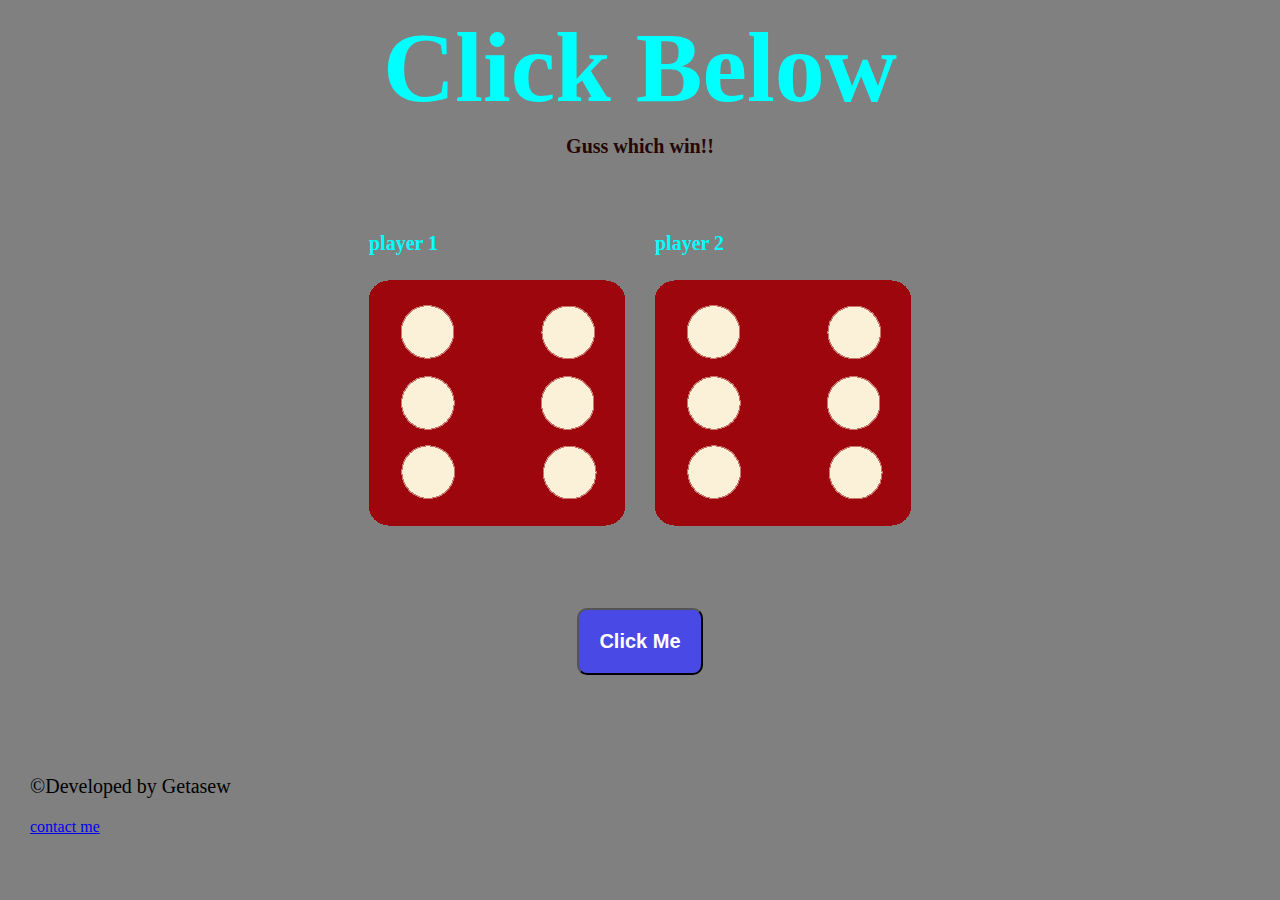
<file: Days Game/days game/index.html>
<!DOCTYPE html>
<html lang="en">
<head>
  <meta charset="UTF-8">
  <meta name="viewport" content="width=device-width, initial-scale=1.0">
  <title>Day Game</title>
  <link rel="stylesheet" href="./styles.css">
</head>
<body>

  <div class="score"><h1>Click Below</h1></div>
  <div class="guss">Guss which win!!</div>
  
  <div class="contsiner">
    <div>
  <div class="player11">player 1</div>
  <div class="player1"><img src="./images/dice6.png" alt=""></div></div>
  <div>
  <div class="player11" >player 2</div>
  <div class="player2"><img src="./images/dice6.png" alt=""></div></div>
</div>
    <div  class="click"> <button class="clickme" onclick="chnage()" >Click Me</button>
    </div>


    <div class="developer">&copy;Developed by  Getasew</div>
    <div class="developerontact"><a href="mailto:getasewtewachew910@gmail.com">contact me</a>
    </div>

<script src="./index.js" ></script>

</body>
</html>
</file>
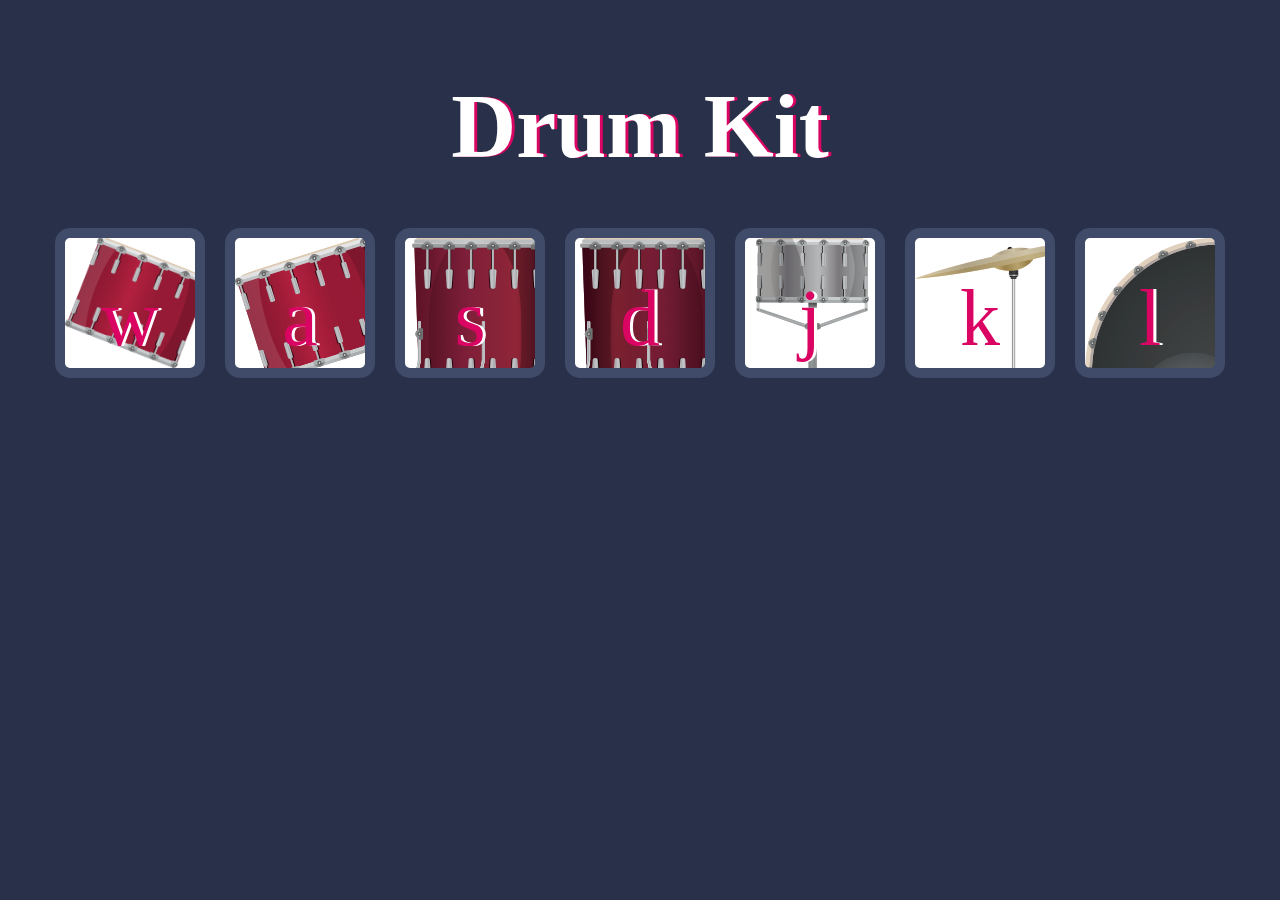
<file: Drum Kit Starting Files/Drum kit/index.html>
<!DOCTYPE html>
<html lang="en">
<head>
    <meta charset="UTF-8">
    <meta name="viewport" content="width=device-width, initial-scale=1.0">
    <title>Document</title>
    <link rel="stylesheet" href="./style.css">
</head>
<body>
    <h1>Drum Kit</h1>
    <div class="drumcon">
        <button class="w  drum">w</button>
        <button class="a drum">a</button>
        <button class="s drum">s</button>
        <button class="d drum">d</button>
        <button class="j drum">j</button>
        <button class="k drum">k</button>
        <button class="l drum">l</button>
    </div>
   <script src="./index.js"></script>
</body>
</html>
</file>
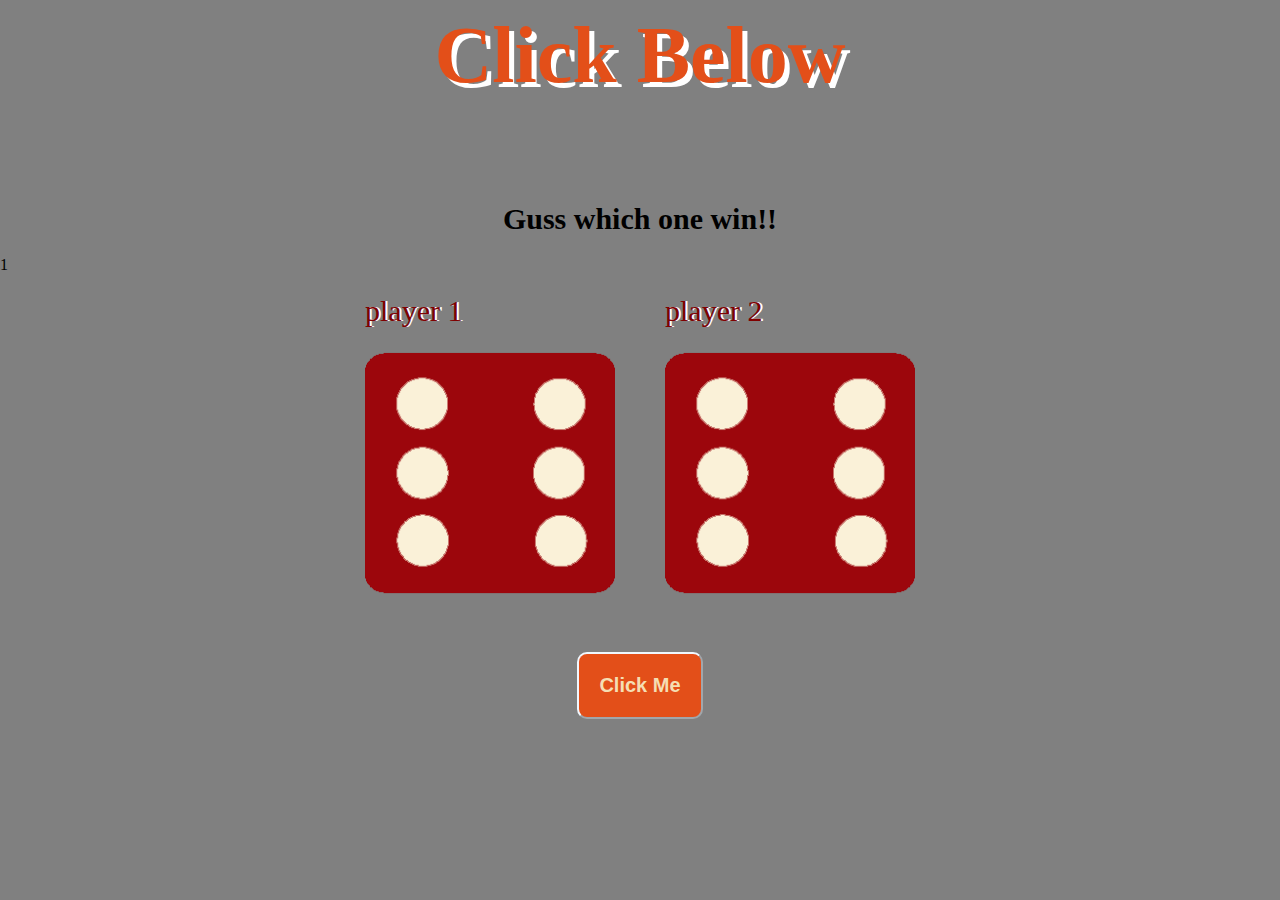
<file: Days Game/days game/try.html/index.html>
<!DOCTYPE html>
<html lang="en">
  <head>
    <meta charset="UTF-8" />
    <meta name="viewport" content="width=device-width, initial-scale=1.0" />
    <title>Document</title>
    <link rel="stylesheet" href="./style.css" />
  </head>
  <body>
    <div class="discriptoin"><h1>Click Below <br><br></h1></div>
    <div class="guss">Guss which one  win!!</div>
    <div class="count">1</div>
    <div class="players">
      <div>
        <div class="player">player 1</div>
        <img class="image1" src="../images/dice6.png" alt="" width="250px" />
      </div>
      <div>
        <div class="player">player 2</div>
        <img class="image2" src="../images/dice6.png" alt="" width="250px" />
      </div>
    </div>
    <div class="button"><button>Click Me</button></div>

    <script src="./index.js"></script>
  </body>
</html>
</file>
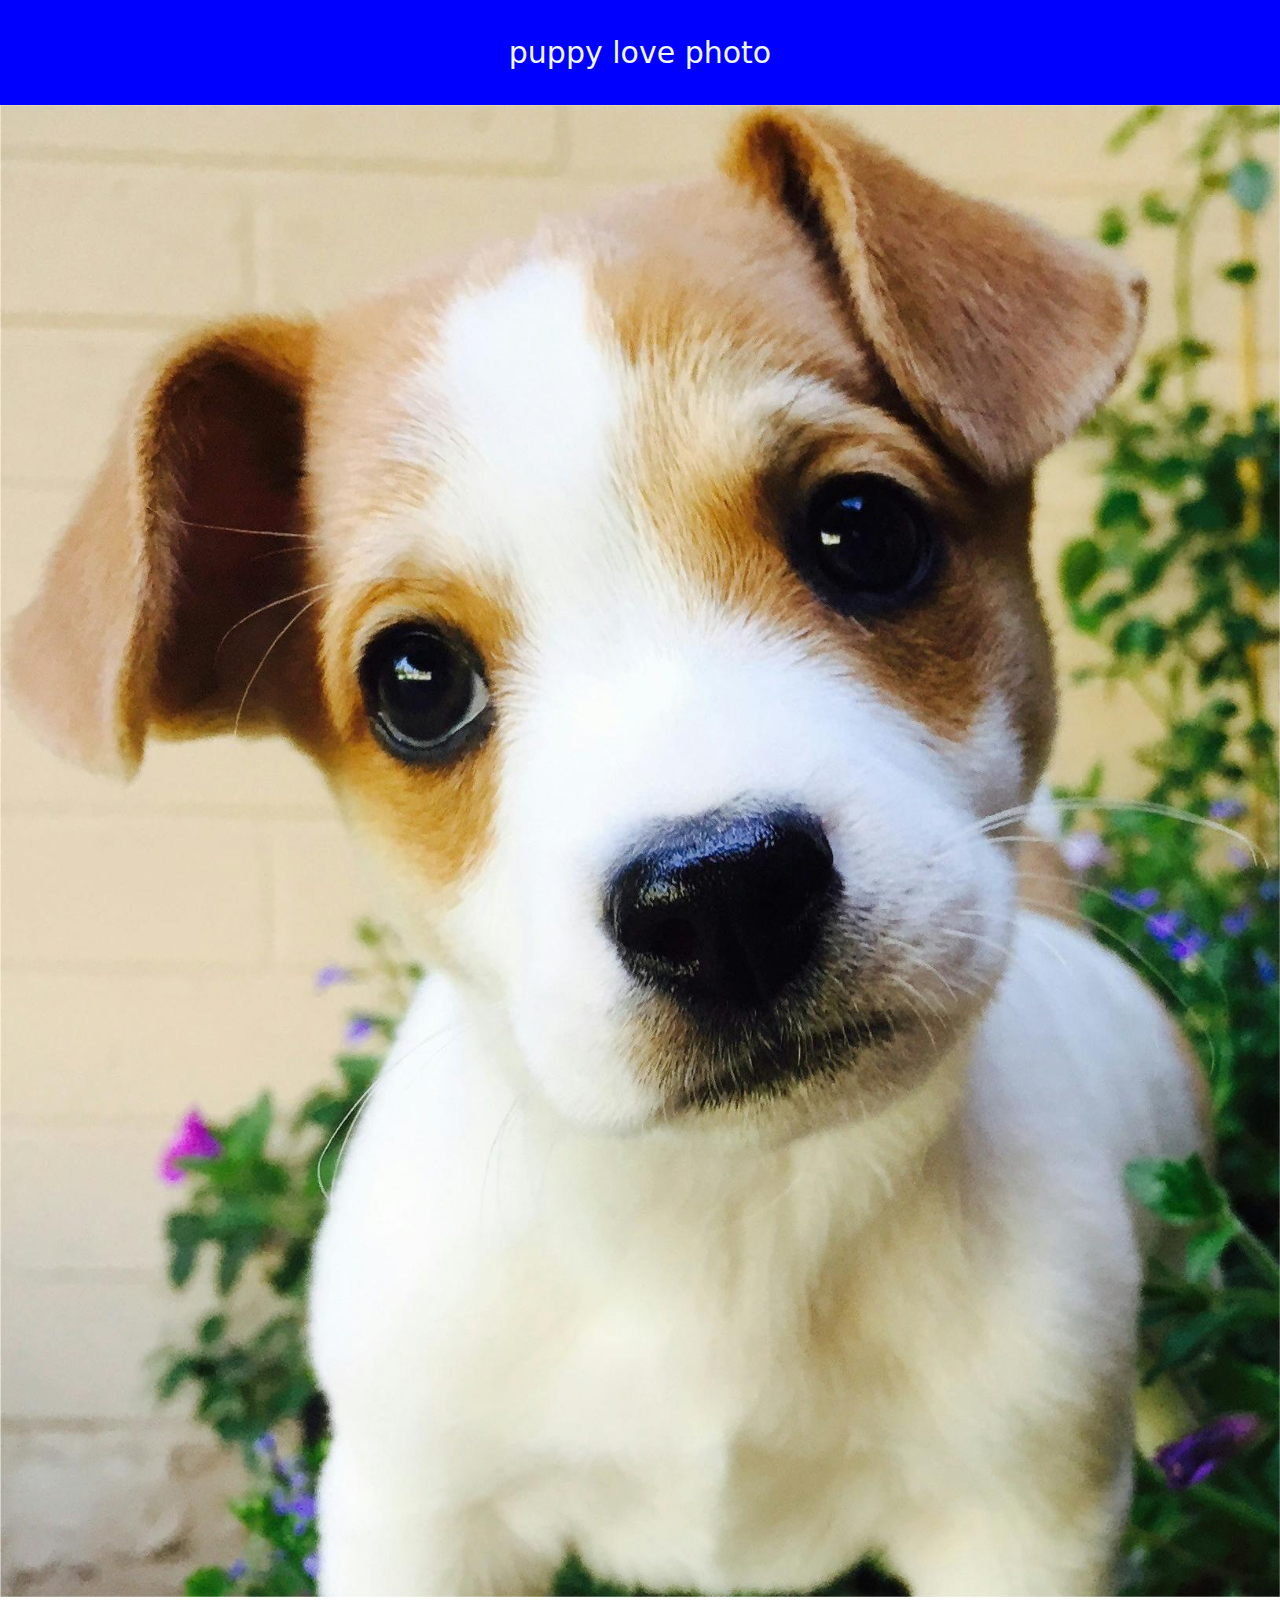
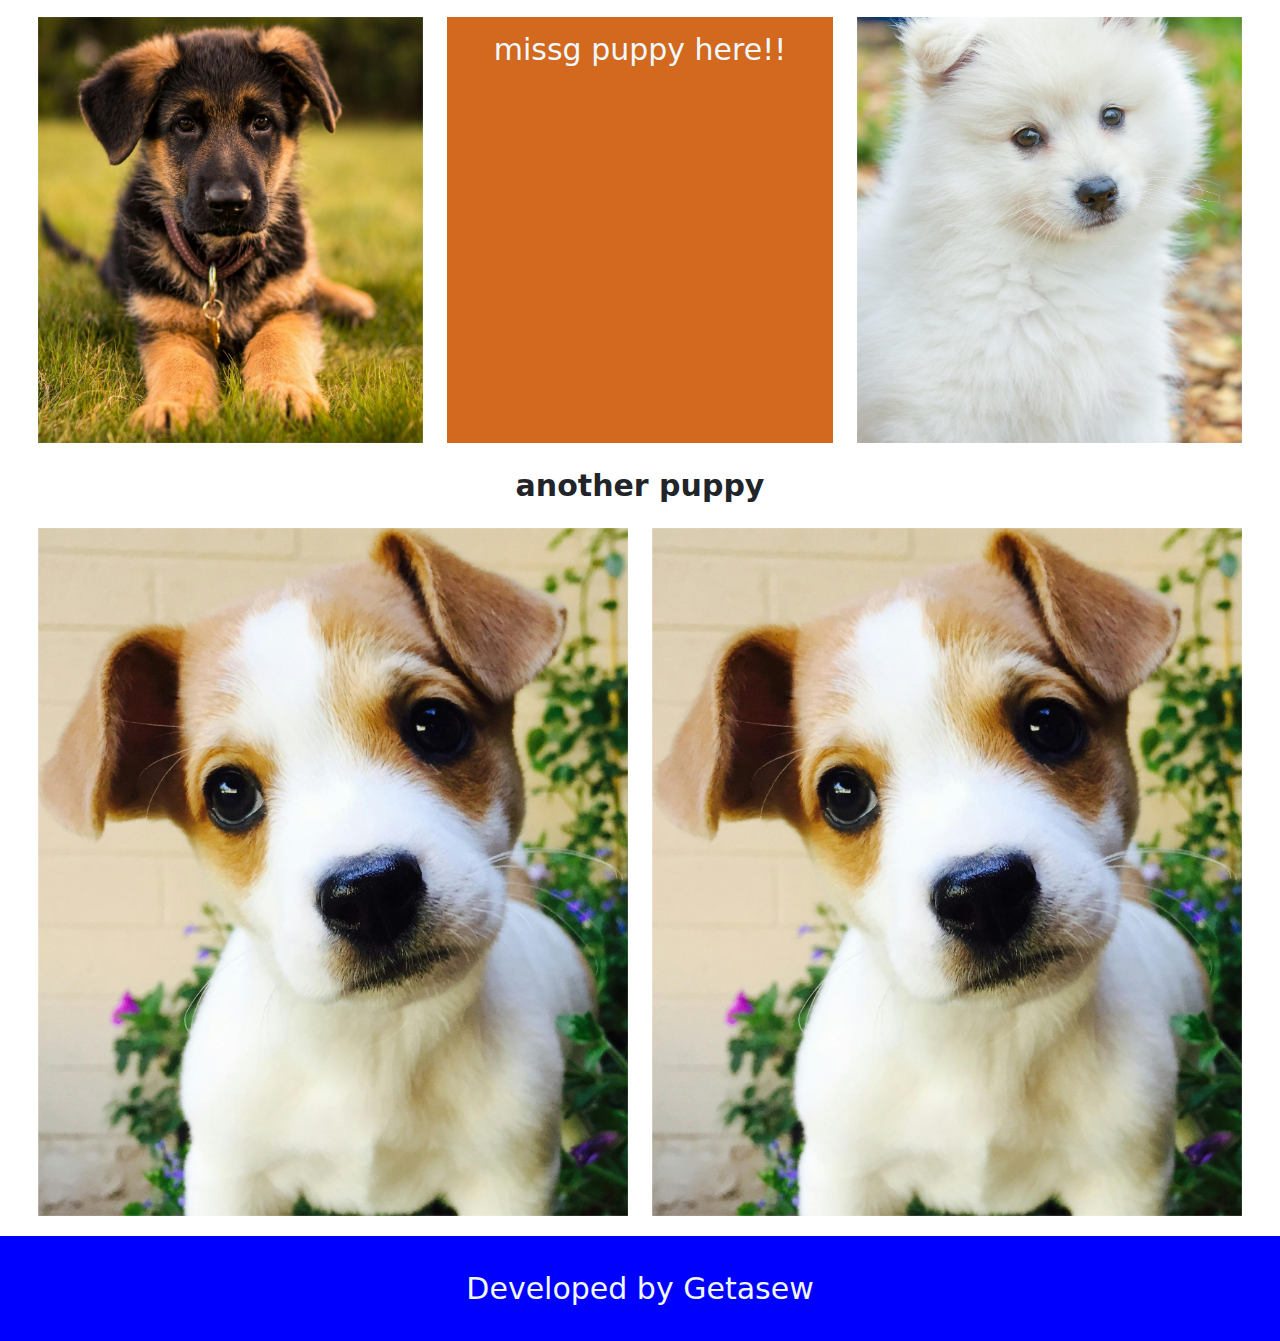
<file: bootstrap responsive web/puppt.html>
<!DOCTYPE html>
<html lang="en">
  <head>
    <meta charset="UTF-8" />
    <meta name="viewport" content="width=device-width, initial-scale=1.0" />
    <title>Document</title>
    <link rel="stylesheet" href="./bootstrap.css">
    <link rel="stylesheet" href="./puppy.css" />
  </head>
  <body>
    <header class="container-fluid" >
      <div class="blue">puppy love photo</div>
    </header>
    <section>
      <div>
        <img
          src="./image/david-clarke-sVtcRzphxbk-unsplash.jpg"
          alt=""
          width="100%"
        />
      </div>
    </section>
    <section class="row another">
      <div class="col-sm-4">
        <img
          src="./image/alexander-naglestad-nk2RAG_3M4U-unsplash.jpg"
          alt=""
          width="100%"
        />
      </div>
      <div class="col-sm-4 missing">
        <p class="iimg">missg puppy here!!</p>
      </div>
      <div class="col-sm-4">
        <img
          src="./image/cristina-anne-costello-NR2eMg9zXxA-unsplash.jpg"
          alt=""
          width="100%"
        />
      </div>
    </section>
    <section>
      <div id="para"><p>another puppy</p></div>
      <div class="row ">
        <div class="col-sm-6">
          <img src="./image/david-clarke-sVtcRzphxbk-unsplash.jpg" alt=""
          width="100%"
           />
          
        </div>
        <div class="col-sm-6">
          <img
          src="./image/david-clarke-sVtcRzphxbk-unsplash.jpg"
          alt=""
          width="100%"
        
        />
        </div>
      </div>
    </section>
    <footer>
      <div class="blue">Developed by Getasew</</div>
    </footer>
  </body>
</html>
</file>
<file: css/style.css>
*{
    margin: 0;
    padding: 0;
}
.container-wrap{
    
  background: linear-gradient(300deg, #00bfff, #ff4c68, #ef8172);
  background-size: 180% 180%;
  animation: gradient-animation 18s ease infinite;
    color: white;
}
.personal-website{
    width: 70%;
    margin: 0 auto;
    text-align: center;
    font-size: 40px;
    padding:15px 0 5px; 
    border-bottom: 2px solid white;
    font-weight: bold;
    
    
}
.inside-wrapwe-logophoto{
    height: 100px;
    width: 100px;
    border-radius: 50%;
    
    background-image: url(../image/Snapchat-104756454.jpg);
       background-size:cover;
       
}
.inside-wraper{
    display: flex;
    justify-content:space-around;
    padding: 20px;
}
.inside-wraper-resume{
    padding-top: 40px;
    font-size: 25px;
    font-weight:bold;
    
    
}
.inside-wraper-resume> a> button{

    background-color:#0d6efd;
    padding: 15px;
    color: white;
    font-size: 15px;
    border-radius: 20px;

}

.main-paragrap{
    font-weight:bold;
}

.inside-wraper-resume> a{
    text-decoration: none;
    color: gold;
    
}
.hero-introduction{
    margin: 30px 7%;
    
    display: flex;
    flex-direction: column;
    gap:30px


    
}
.all-introduction{
    background-image: url(../image/istockphoto-1296994217-1024x1024.jpg);
    height: 400px;
    background-size: cover;
}
.all-main{
    background-color:aliceblue;
    padding: 30px;
    border-radius: 20px;
}



.intoduction-paragrap{
    font-size: 40px;
    font-weight: bold;
    text-align: center;
    
}
.main-background-itroduction{
    color: red;
    font-size: 30px;
    margin-bottom: 20px;
    font-weight: bold;
    
}
.wrap-doingWork{
    margin: 5px 7% 30px;
    display: flex;
   flex-direction:column ;
   
   background-color: aliceblue;
   border-radius: 20px;
}
.inter-wrap-doingWork{
    
    padding: 30px;
    

}
.inter-wrap-paragraphead{
    font-size: 30px;
    font-weight: bold;
    margin-bottom: 30px;
    font-family: cursive;
    width: 70%;
    margin: 0 auto;
    border-bottom:solid 3px pink ;
}
.apple-website{
    
    margin:10px  ;
}
.apple-website>iframe{
    border: 3px solid black;
    border-radius: 30px;
    /* margin-top: 40px; */
}
.appleIframe{
    margin-top: 45px;
}

.personal-website{
    font-family: "Playwrite IT Moderna", serif;
    font-optical-sizing: auto;
    font-weight: weight;
    font-style: normal;
  }
.button-click> a >button{
    background-color:#0d6efd;
    padding: 15px;
    color: white;
    border: 2px solid #0d6efd;
    font-size: 10px;
    border-radius: 20px;
    margin-top: 40px;
    margin-bottom: 40px;
}
.footer-wrap{
    background: linear-gradient(300deg, #00bfff, #ff4c68, #ef8172);
    background-size: 180% 180%;
    animation: gradient-animation 18s ease infinite;
 padding: 20px;
}
.footer-link >div >a{
    text-decoration: none;
    font-size: 20px;
    font-weight: bold;
    color:blue;
}
.footer-link >div{
    margin:20px;
}
.puppy-discription{
    margin: 20px;
    
}
.developed{
    width: 60%;

    text-align: center;
    font-size: 30px;
    margin:10px auto 0 ;
    border-top: 3px solid white;
    padding-top: 20px;
    font-family:fantasy;
}

.paragrap-vedio{
    margin-left: 5%;
    margin-bottom: 20px;
}
.drumkit-container{
    background-color: aliceblue;
    padding: 20px;
    border-radius: 20px;
    margin:20px 5% ;
}
.drumkit-container>div>h2{
    margin-bottom: 20px;
}
.days-container{
    background-color: aliceblue;
    padding: 20px;
    border-radius: 20px;
    margin:20px 5% ;
}
.days-container>div>h2{
    margin-bottom: 20px;}

@media(min-width:576px){

    .inside-wrapwe-logophoto{
        height: 150px;
        width: 150px;
        border-radius: 50%;
        
    
           
    }
    iframe{
        height: 400px;
    }

    
}
@media(min-width:750px){
    .hero-introduction{
        display: flex;
        flex-direction: row;
        
        
    }
    .vedio-discription{
    max-width: 750px;
    margin: 30px  auto;
}
    .intoduction-paragrap{
        font-size: 40px;
    }
    .all-main{
        flex-basis: 50%;
    }
    .wrap-doingWork{
        display: flex;
        flex-direction: row;
        background-color: white;
        gap: 30px;
    }
    .inter-wrap-doingWork{
        background-color: aliceblue;
        border-radius: 30px;
        flex-basis: 50%;
    }
        .games-container{
        display: flex;
        

    }
    .days-container{
        margin-left: 0;
    }
    .drumkit-containe{
        margin-right:0 ;
    }
    
}
</file>
<file: 11.3 TinDog Project/css/style.css>
.gradient-background {
  background: linear-gradient(300deg, #00bfff, #ff4c68, #ef8172);
  background-size: 180% 180%;
  animation: gradient-animation 18s ease infinite;
}

@keyframes gradient-animation {
  0% {
    background-position: 0% 50%;
  }
  50% {
    background-position: 100% 50%;
  }
  100% {
    background-position: 0% 50%;
  }
}

.icon-square {
  width: 3rem;
  height: 3rem;
  border-radius: 0.75rem;
}

.profile-img {
  height: 100px;
  border-radius: 50%;
}
</file>
<file: Drum Kit Starting Files/styles.css>
body {
  text-align: center;
  background-color: #283149;
}

h1 {
  font-size: 5rem;
  color: #DBEDF3;
  font-family: "Arvo", cursive;
  text-shadow: 3px 0 #DA0463;

}

footer {
  color: #DBEDF3;
  font-family: sans-serif;
}

.w {
  background-image: url(./images/tom1.png);
  background-size: cover;
}

.a {
  background-image: url(./images/tom2.png);
  background-size: cover;
}

.s {
  background-image: url(./images/tom3.png);
  background-size: cover;
}

.d {
  background-image: url(./images/tom4.png);
  background-size: cover;
}

.j {
  background-image: url(./images/snare.png);
  background-size: cover;
}

.k {
background-image: url(./images/crash.png);
background-size: cover;
}

.l {
  background-image: url(./images/kick.png);
  background-size: cover;
}

.set {
  margin: 10% auto;
}

.game-over {
  background-color: red;
  opacity: 0.8;
}

.pressed {
  box-shadow: 0 3px 4px 0 #DBEDF3;
  opacity: 0.5;
}

.red {
  color: red;
}

.drum {
  outline: none;
  border: 10px solid #404B69;
  font-size: 5rem;
  font-family: 'Arvo', cursive;
  line-height: 2;
  font-weight: 900;
  color: #DA0463;
  text-shadow: 3px 0 #DBEDF3;
  border-radius: 15px;
  display: inline-block;
  width: 150px;
  height: 150px;
  text-align: center;
  margin: 10px;
  background-color: white;
}
</file>
<file: apple webpage/app/style.css>
*{
    margin: 0;
    padding: 0;
}

.container-header{
    padding: 0;
}

.navbar-container{
    position: fixed;

    width: 100%;
    margin: 0 auto;
    z-index: 10000;
    
    
}

.iphone-image-container>img{
    height:300px;
}
ul{
    font-size: 12px;
    font-weight: bold;
    
}
.iPhone-16{
    font-size: 35px;
    font-weight: bold;

}
.iPhone-16-discription{
    font-weight: bold;
}

.container-iphone16{

    text-align: center;
    background-color: #f5f5f7;
    padding-top: 50px;
    margin-bottom: 20px;
    
}
.nav-backgraound{
    background-color: white !important;
}
.highligt{
    color: #ff4c68;


}
.button-container{
    display: flex;
    justify-content: center;
    gap: 20px;
}
.iphonebutton{
    padding: 7px 15px;

    border-radius: 20px;
    background-color:#0d6efd ;
    color: white;
    
    border: 2px solid #0d6efd ;
    
}
.iphonebutton2{
    padding: 7px 15px;

    border-radius: 20px;
    border: 2px solid #0d6efd;
    color: #0d6efd;

}
.iphonebutton2:hover{
    background-color: #0d6efd;
    color: white;
}
.built-container{
    margin: 30px 0 0;
    color:#ff4c68 ;
}
.iphone-16pro{
    background-image: url(./imag/hero_endframe__b3cjfkquc2s2_xlarge_2x.jpg);
    
    width: 100%;
    background-size: cover;
    color: white;
    text-align: center;
    display: flex;
    flex-direction: column;
    height: 60vh;
    justify-content: flex-end;
    padding-bottom: 20px;
    
   


    
}
.iphone-16button{
    display: flex;
    gap: 20px;
    justify-content: center;
    
    
}
.iphone-16button1{
    padding: 7px 10px;
    border-radius: 20px;
     background-color: #0d6efd;
     color: white;
     border: 2px solid #0d6efd;
}
.iphone-16button2{
    padding: 7px 20px;
    border-radius: 20px;
    background-color: transparent;
    color: #0d6efd;
    border: 2px solid #0d6efd;
}
.iphone-16button2:hover{
    background-color: #0d6efd;
    color: white;

}
.ihone16Button1{
    padding: 7px 10px;
    border-radius: 20px;
    background-color: white;
    color: black;
    border: 2px solid white;

}
.ihone16Button2{
    padding: 7px 20px;
    border-radius: 20px;
    background-color: transparent;
    border: 2px solid white;
    color: white;


}
.ihone16Button2:hover{
    background-color: white;
    color:black;

}
.iphone16-container{
    
    /* background-color: */
    /* #353f84cd; */
background-color: #8a9bd9;

}
.iphone16-container{
    text-align: center;
    padding:20px 0;
    margin-top: 20px;
}
.apple16{
    color: white;
    font-size: 35px;
    margin-bottom: 0;
    margin-top: 20px;

}
.watch-continer{
    text-align: center;
    margin: 20px 0;
    background-color: #f5f5f7;
    padding: 20px 0;
}
.watch-text{
    margin-bottom: 30px;

}
.Watch-rhythm{
    background-image: url(./imag/band-bhm-kf-c1-hero-202501.png);
    background-size: cover;
    background-position: center;
    /* height: 550px; */
    width: 100%;
    color: white;
    text-align: center;
    padding: 20px 0;
}
.Watch-buyButton{
    padding: 7px 20px;
    border-radius: 20px;
    border: 2px solid white;

}
.ipad-container{
    background-color: black;
    color: white;
    margin: 20px 0 0;
    text-align: center;
    padding: 20px 0;
}
.ipad-button{
margin: 20px 0;
}
.mackbook-container{
    text-align: center;
    background-color: #ffffff;
    padding: 20px 0;
    margin: 20px 0;
}
.iphone-trade{
    text-align: center;
    background-color:#fafafa;
    padding: 20px 0;
}
.apple-card{
    text-align: center;
    background-color: #ffffff;
    padding: 20px 0;
    margin: 20px 0;
}
footer{
    background-color: #f5f5f7;
    margin-top: 20px;
    padding: 20px;
    opacity: 0.8;
    font-size: 12px;

}
.end-container{
    display: grid;
    grid-template-columns:100px 100px 120px 60px 70px ;
    grid-template-rows: 10px;
    text-align: center;
    
}
.end-container>*{
    border-left: 2px solid black;
    padding-left: 12px;
    opacity: 0.7;
}
@media(min-width:768px){


    .iphone-image-container>img{
        height:460px;
    }

    .iphone-16pro{
        
        height: 70vh;
        justify-content: flex-start;
        background-position: center;
        
    }
    .apple16{
        font-size:50px ;

    }
    .iphone16>img{
        height:550px;
    }
    .Watch-rhythm{
        width: 46%;
        margin-top: 20px;
        margin-left: 10px;
        margin-bottom: 20px;
        /* display: flex; */
    }
    .watch-iamge{
        width: 40%;
    }
   .watch-continer{
    margin-left: 20px;
   } 
   .ipad-container , .iphone-trade{
    margin-left: 20px;
    margin-top: 20px;
   }
   .ipadMac{
    width: 30%;
   }
   
}
</file>
<file: Days Game/days game/styles.css>
*{
  margin: 0;
  padding: 0;
}
.guss{
  text-align: center;
  color: rgb(39, 6, 6);
  font-weight: bold;
  font-size: 20px;
  margin-top: 10px;
}
.click{
  
  text-align: center;
}
button{
  padding: 20px;
  font-size: 20px;
  font-weight: bold;
  color: white;
  background-color: rgb(73, 73, 230);
  border-radius: 10px;
  margin-bottom: 20px;
}
button:hover{
  background-color: rgb(238, 96, 44);
}
.contsiner{
  display: flex;
  gap: 30px;
  justify-content: center;
  align-items: center;
  height: 50vh;

}
.score{
  text-align: center;
  font-size: 50px;
  margin-top: 10px;

  font-weight: bold;
  color: aqua;
}
body{
  background-color: gray;
}
.player11{
  color: aqua;
  margin: 0 0 20px ;
  font-size: 20px;
  font-weight: bold;
  
}
.developer{

  padding: 20px 0 20px 30px;
  
  font-size: 20px;
  margin-top: 60px;
}
.developerontact{
  margin: 0 0 10px 30px;
}
@media(max-width:550px){
  img{
    width: 130px;
  }
  .score{
    font-size: 30px;
    margin-top: 20px;
    margin: 0 2% 0 2%;
  }
  .contsiner{
    height: 40vh;
    margin: 0 2% 0 2%;
  }
}
</file>
<file: Drum Kit Starting Files/Drum kit/style.css>
*{
    margin: 0;
    padding: 0;
}
body{
    background-color: #283149;
    text-align: center;
}
.drumcon{
    display: flex;
    flex-wrap: wrap;
    gap:20px;
    justify-content: center;
    
}
h1{
    color: white;
    font-family:cursive ;
    font-size: 90px;
    text-shadow: 3px 0  #DA0463;
    margin: 75px 0 50px;
}
.drum {
   border: 10px solid #404B69;
    width: 150px;
    height: 150px;
    border-radius: 15px;
    line-height: 2;
    font-size: 5rem;
    text-shadow: 3px 0 white;
    color: #DA0463;
    
    font-family: 'Arvo', cursive;
   
    

}
.click{
    box-shadow: 5px 5px 5px 5px #DBEDF3;
    opacity: 0.5;
}
.w{
    background-image: url(../images/tom1.png);
    background-size: cover;
    background-color: white;
    
    
}
.a{
    background-image: url(../images/tom2.png);
    background-color: white;
}
.s{
    background-image: url(../images/tom3.png);

}
.d{
    background-image: url(../images/tom4.png);
}
.j{
    background-image: url(../images/snare.png);
}
.k{
    background-image: url(../images/crash.png);
}
.l{
    background-image: url(../images/kick.png);
}
</file>
<file: Days Game/days game/try.html/style.css>
*{
    margin: 0;
    padding: 0;
}

body{
    background-color: gray;
}
.players{
    display: flex;
    gap: 50px;
    justify-content: center;

}
.discriptoin{
    color:rgb(227, 79, 25);
    text-shadow: 5px 5px  white;
    font-family: cursive;
    font-size: 40px;
    text-align: center;
    margin: 10px 0 0;
}
.player{
    color:maroon;
    font-family: cursive;
    font-size: 30px;
    text-shadow: 2px 0 white;
    margin:20px 0
}
.guss{
    text-align: center;
    font-weight: bold;
    font-size: 30px;
    margin: 10px 0 20px;
}
.button{
    text-align: center;
    margin: 50px 0 20px;
}
button{
    padding: 20px;
    font-size: 20px;
    color: wheat;
    background-color:rgb(227, 79, 25);
    border-radius: 10px;
    border-color: aliceblue;
    font-weight: bold;
}
@media(max-width:600px){
    img{
        width: 150px;
    }
    .players{
        gap:15px;
    }
}
</file>
<file: bootstrap responsive web/puppy.css>
/* *{
    padding: 0;
    margin: 0;
}
.blue{
    background-color: darkblue;
    text-align: center;
    font-size: 40px;
    color: white;
    padding-top: 50px;
    padding-bottom: 50px;
}
.miss{
    background-color: orangered;
    text-align: center;
    font-size: 40px;
    padding: 10px;
}
.iimg{
    border: 5px solid black;
    
}
.thi{
    display: flex;
    gap: 10px;
    margin: 30px 50px;
    
}
.all{
    width: 33%;
    
}
img{
    object-fit: cover;
}
.anothe-puppy{
    display: flex;
    gap: 30px;
    margin: 20px 50px 0px ;
    
    /* border: 5px solid black; */
/* }
.two{
    width: 50%;
}
#para{
    text-align: center;
    font-size:2rem ;
    padding-top: 10px;
    padding-bottom: 10px;
} */
/* @media(min-width:900px){
    .miss{
        background-color: yellow;
        text-align: center;
        font-size: 70px;
        padding: 12px;
    }

}
@media(max-width:500px){
    .miss{
        background-color: green;
        text-align: center;
        font-size: 22px;
        padding:10 px;
    }
} */ 
 *{
    margin: 0;
    padding: 0;
 }
 .blue{
    background-color: blue;
    color: aliceblue;
    font-size: 30px;
    text-align: center;
    padding: 30px
 
 }
 .row{
    margin-left: 2%;
    margin-right: 2%;
    margin-top: 20px;
    margin-bottom: 20px;
    /* gap:10px; */
 }
 .container-fluid{
    margin: 0;
    padding: 0;
    

 }
 .iimg{
    background-color: chocolate;
    height: 100%;
    text-align: center;
    color: aliceblue;
    font-size: 30px;
    padding: 10px;
 }
 #para{
  text-align: center;
  font-size: 30px;
  font-weight: bold;
 }

 @media(max-width:568px){
 .row{
    display: flex;
    flex-direction: column;
    gap:10px;
    
 }
.missing{
    flex-basis: 400px;
    
}
}
</file>
